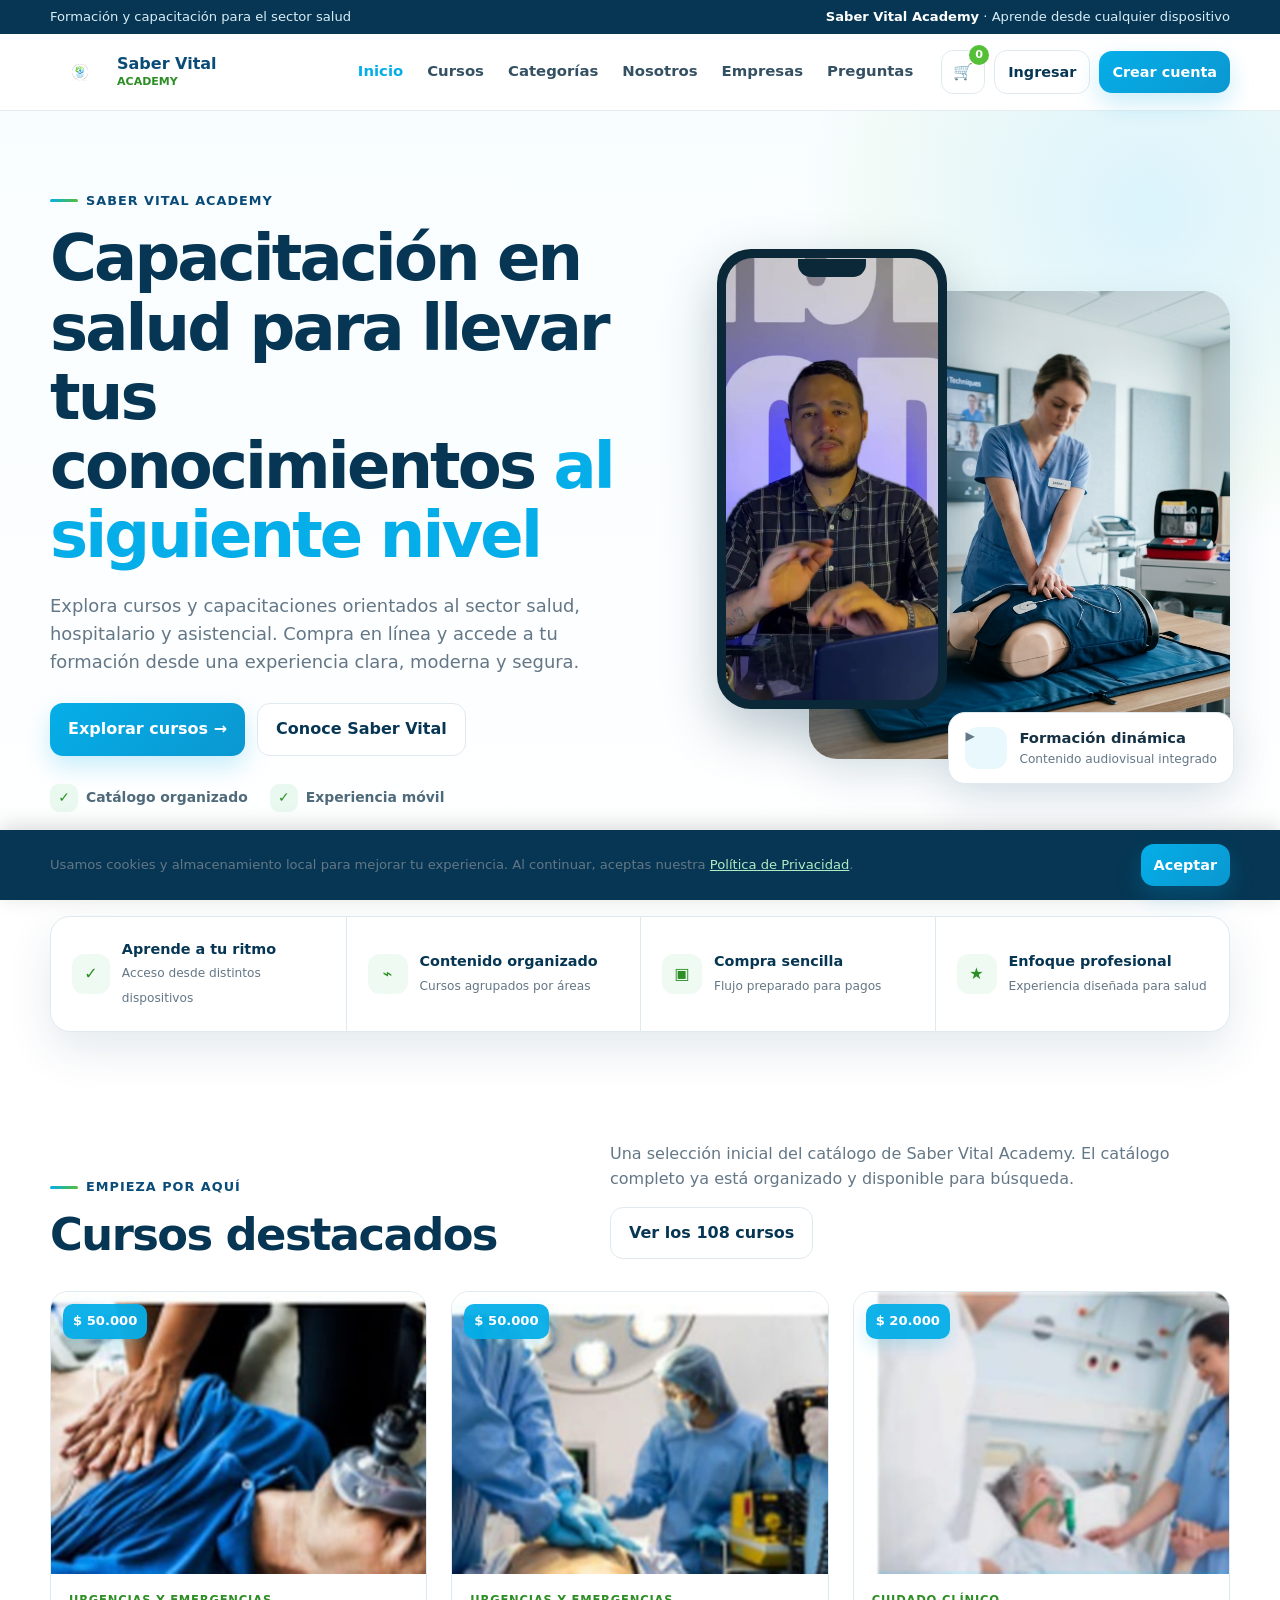
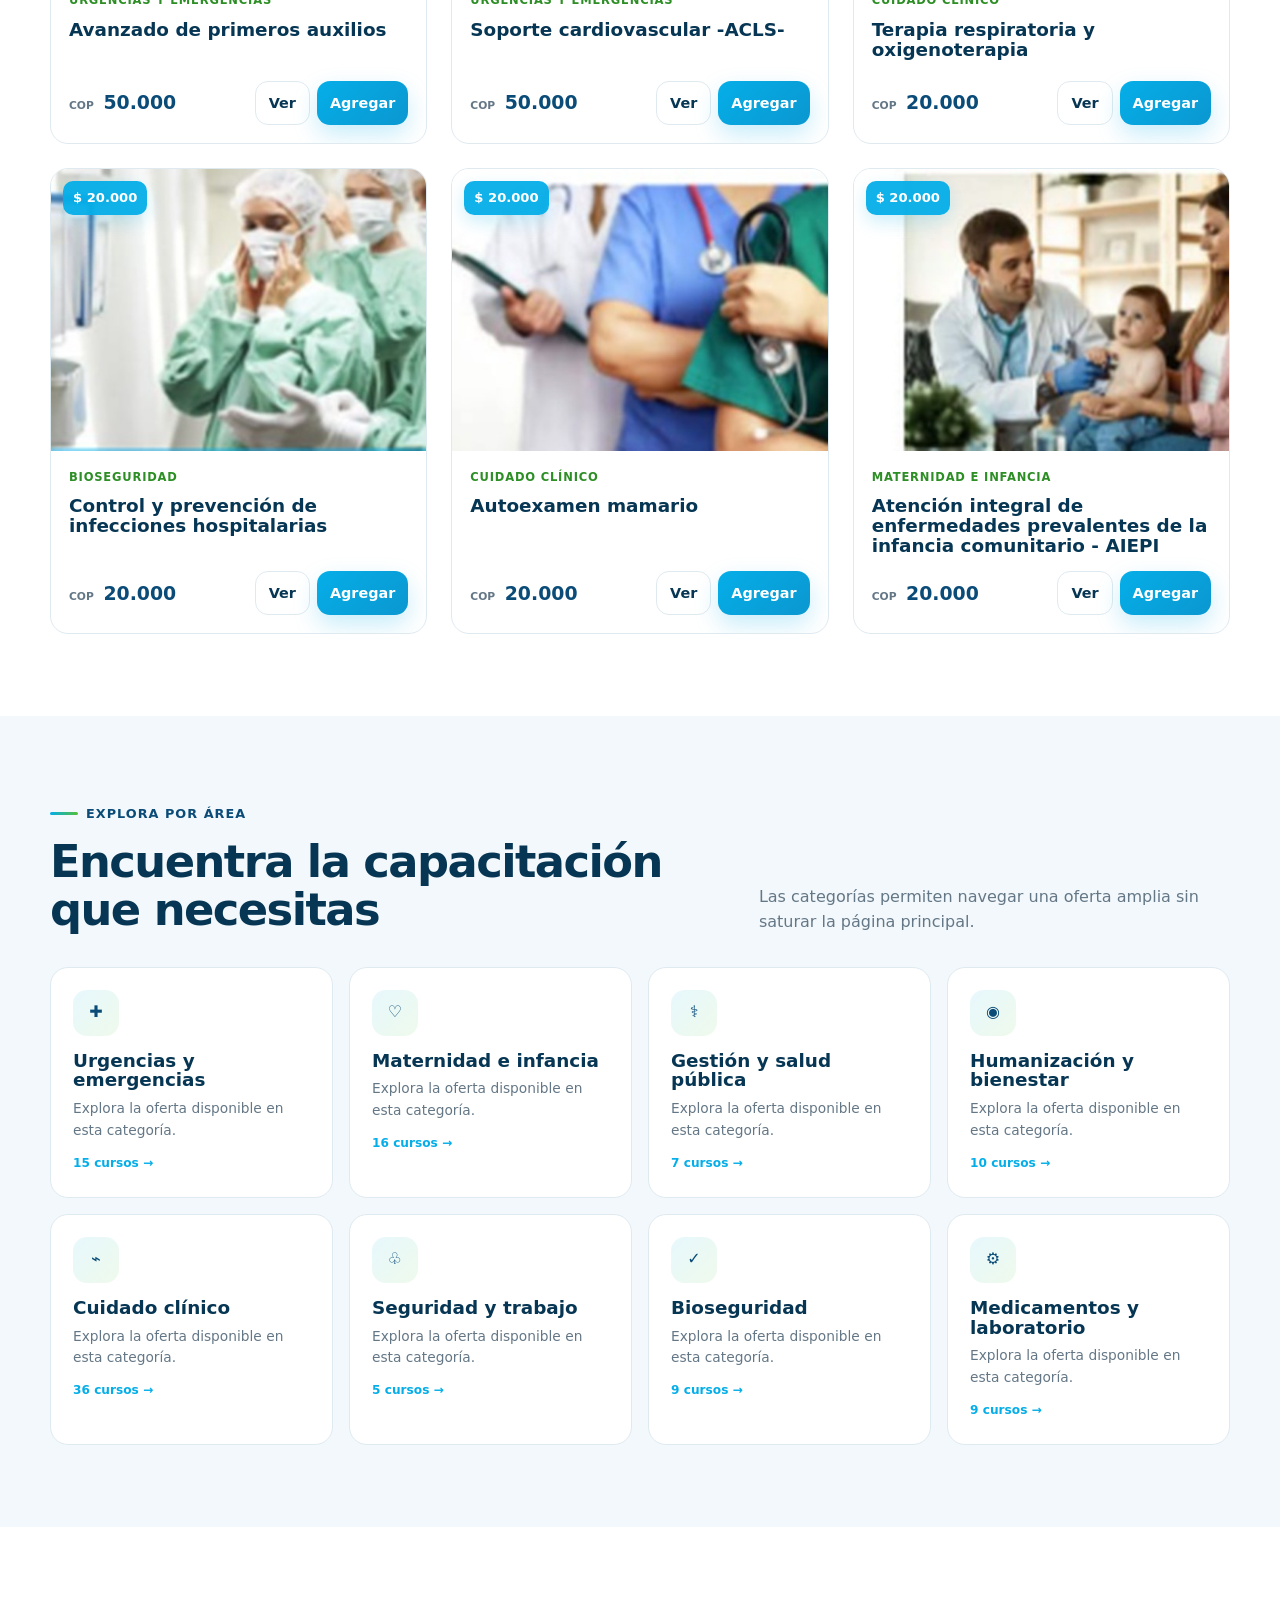
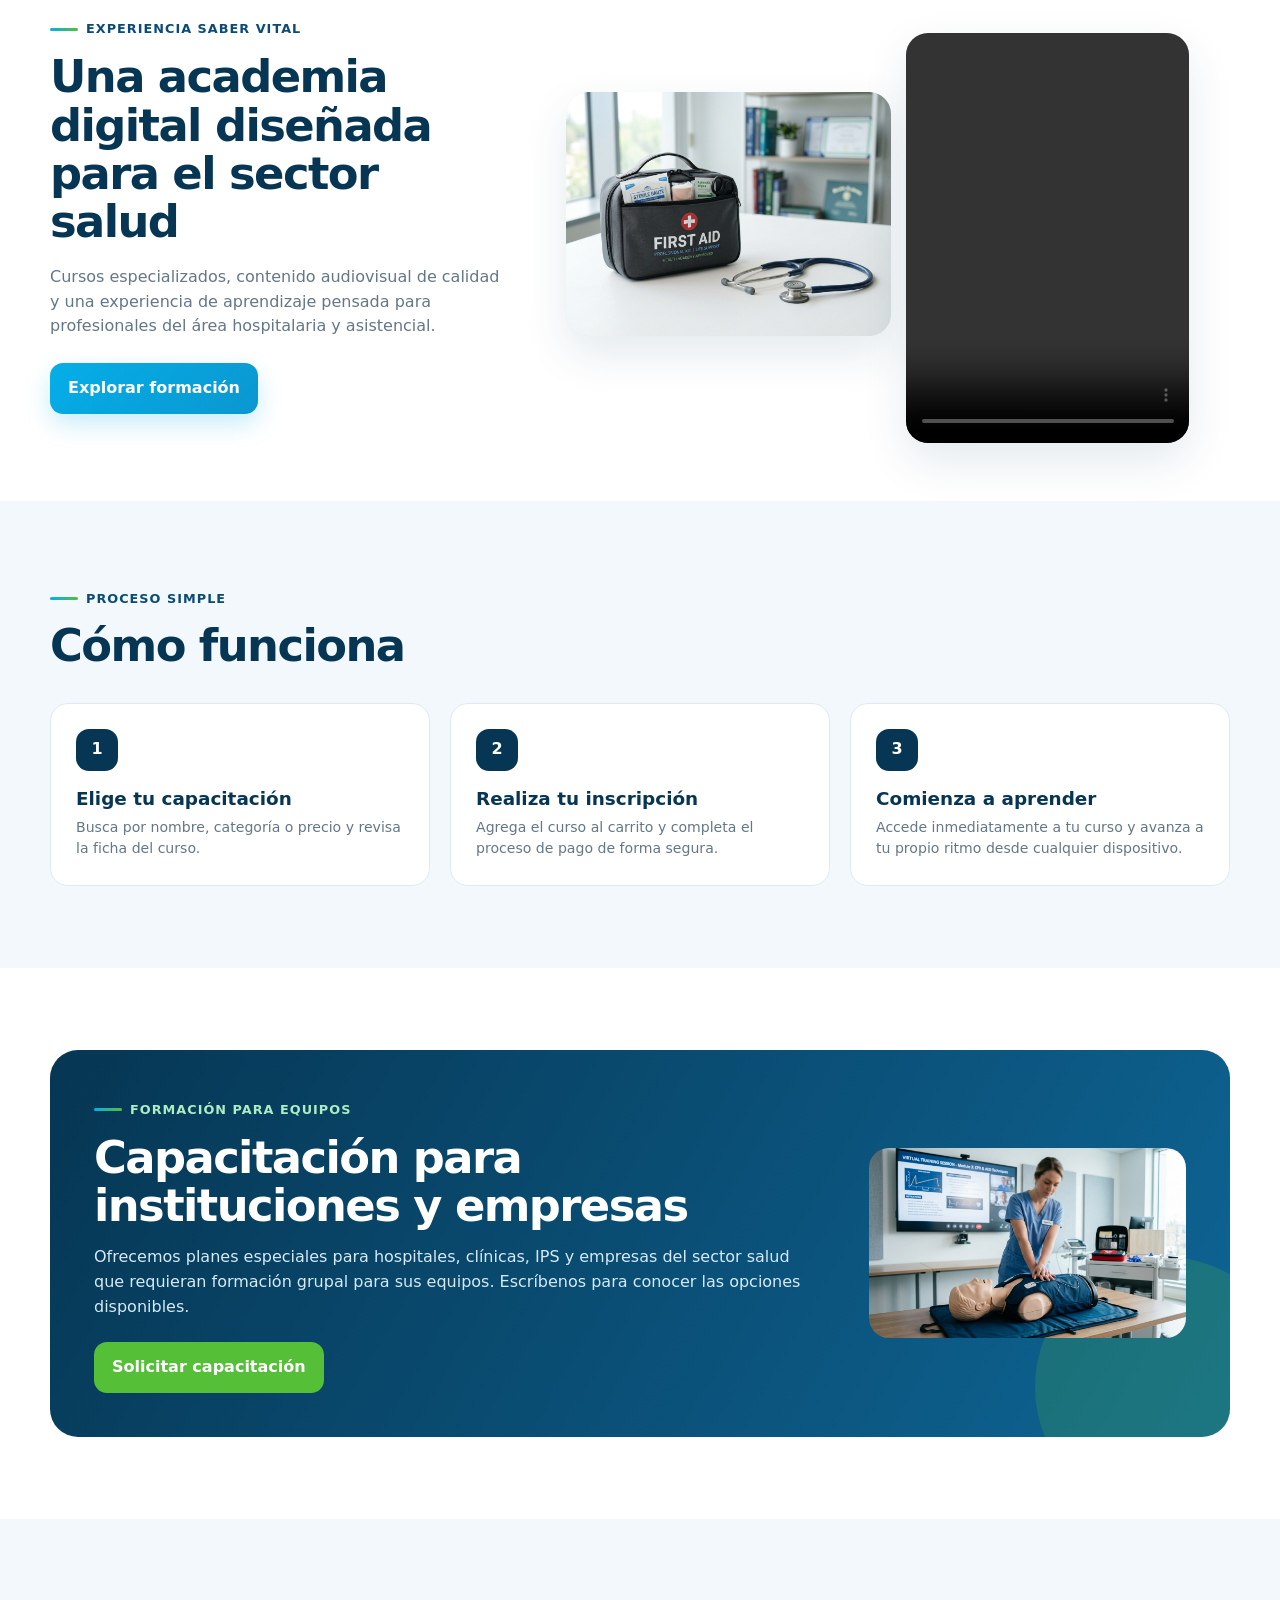
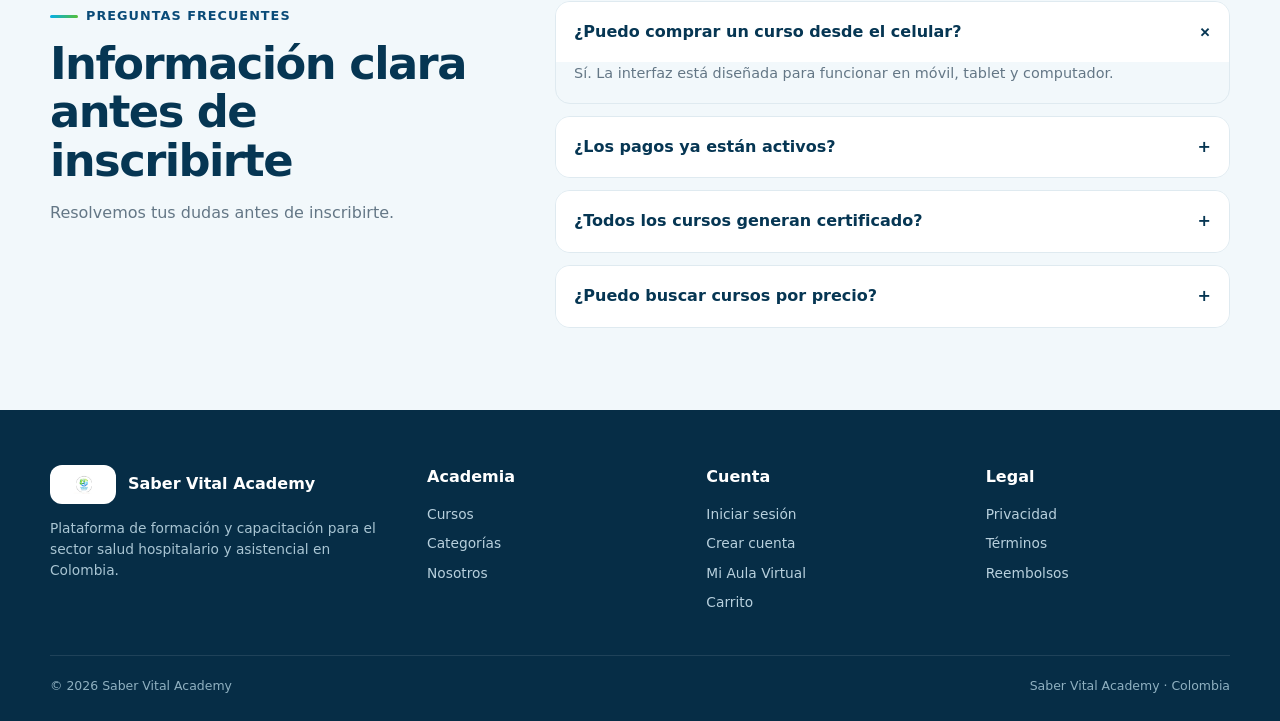
<file: index.html>
<!doctype html><html lang="es"><head><meta charset="utf-8"><meta name="viewport" content="width=device-width,initial-scale=1"><meta name="description" content="Saber Vital Academy — cursos y capacitaciones para el sector salud."><title>Saber Vital Academy | Capacitación en salud</title><link rel="stylesheet" href="css/styles.css"><script defer src="js/courses.js"></script><script defer src="js/app.js"></script><link rel="icon" type="image/png" href="assets/logo.png"><link rel="canonical" href="https://sabervital.academy/"><meta property="og:type" content="website"><meta property="og:site_name" content="Saber Vital Academy"><meta property="og:title" content="Saber Vital Academy | Capacitación en salud"><meta property="og:description" content="Cursos y capacitaciones para el sector salud hospitalario y asistencial. Aprende desde cualquier dispositivo."><meta property="og:image" content="https://sabervital.academy/assets/course1.jpg"><meta property="og:url" content="https://sabervital.academy/"><meta name="twitter:card" content="summary_large_image"></head><body>
<div class="topbar"><div class="container"><span>Formación y capacitación para el sector salud</span><span><strong>Saber Vital Academy</strong> · Aprende desde cualquier dispositivo</span></div></div>
<header class="header"><div class="container nav"><a class="brand" href="index.html"><img src="assets/logo.png" alt="Saber Vital Academy"><span class="brand-copy"><strong>Saber Vital</strong><span>ACADEMY</span></span></a><nav class="navlinks"><a class="active" href="index.html">Inicio</a><a href="cursos.html">Cursos</a><a href="#categorias">Categorías</a><a href="#nosotros">Nosotros</a><a href="#empresas">Empresas</a><a href="#faq">Preguntas</a></nav><button class="mobile-menu" aria-label="Menú">☰</button><div class="nav-actions"><a class="cart-btn" href="carrito.html" aria-label="Carrito">🛒<span class="cart-count">0</span></a><a class="btn btn-secondary btn-sm" href="login.html">Ingresar</a><a class="btn btn-primary btn-sm" href="registro.html">Crear cuenta</a></div></div></header>
<main>
<section class="hero"><div class="container hero-grid"><div class="hero-copy"><span class="eyebrow">Saber Vital Academy</span><h1>Capacitación en salud para llevar tus conocimientos <span>al siguiente nivel</span></h1><p class="lead">Explora cursos y capacitaciones orientados al sector salud, hospitalario y asistencial. Compra en línea y accede a tu formación desde una experiencia clara, moderna y segura.</p><div class="hero-actions"><a class="btn btn-primary" href="cursos.html">Explorar cursos →</a><a class="btn btn-secondary" href="#nosotros">Conoce Saber Vital</a></div><div class="trust-row"><div class="trust-item"><span class="trust-dot">✓</span>Catálogo organizado</div><div class="trust-item"><span class="trust-dot">✓</span>Experiencia móvil</div><div class="trust-item"><span class="trust-dot">✓</span>Acceso online preparado</div></div></div><div class="hero-media"><div class="hero-photo"><img src="assets/course1.jpg" alt="Capacitación práctica en salud"></div><div class="phone"><video src="assets/video-inicio.mp4" poster="assets/video-poster.jpg" muted autoplay loop playsinline controlsList="nodownload nofullscreen noremoteplayback" disablePictureInPicture oncontextmenu="return false;"></video></div><div class="floating-card"><span class="floating-icon">▶</span><div><strong>Formación dinámica</strong><span>Contenido audiovisual integrado</span></div></div></div></div></section>
<div class="benefits"><div class="container benefit-grid"><div class="benefit"><i>✓</i><div><strong>Aprende a tu ritmo</strong><span>Acceso desde distintos dispositivos</span></div></div><div class="benefit"><i>⌁</i><div><strong>Contenido organizado</strong><span>Cursos agrupados por áreas</span></div></div><div class="benefit"><i>▣</i><div><strong>Compra sencilla</strong><span>Flujo preparado para pagos</span></div></div><div class="benefit"><i>★</i><div><strong>Enfoque profesional</strong><span>Experiencia diseñada para salud</span></div></div></div></div>
<section class="section"><div class="container"><div class="section-head"><div><span class="eyebrow">Empieza por aquí</span><h2>Cursos destacados</h2></div><div><p>Una selección inicial del catálogo de Saber Vital Academy. El catálogo completo ya está organizado y disponible para búsqueda.</p><a class="btn btn-secondary" style="margin-top:15px" href="cursos.html">Ver los 108 cursos</a></div></div><div class="course-grid" id="featuredCourses"></div></div></section>
<section class="section soft" id="categorias"><div class="container"><div class="section-head"><div><span class="eyebrow">Explora por área</span><h2>Encuentra la capacitación que necesitas</h2></div><p>Las categorías permiten navegar una oferta amplia sin saturar la página principal.</p></div><div class="category-grid" id="categoryGrid"></div></div></section>
<section class="section video-section" id="nosotros"><div class="container video-grid"><div class="video-copy"><span class="eyebrow">Experiencia Saber Vital</span><h2>Una academia digital diseñada para el sector salud</h2><p>Cursos especializados, contenido audiovisual de calidad y una experiencia de aprendizaje pensada para profesionales del área hospitalaria y asistencial.</p><a class="btn btn-primary" href="cursos.html">Explorar formación</a></div><div class="video-collage"><div class="video-tile landscape"><img src="assets/course2.jpg" alt="Botiquín y elementos de primeros auxilios"></div><div class="video-tile portrait"><video src="assets/video-3.mp4" muted loop playsinline controls preload="metadata" controlsList="nodownload nofullscreen noremoteplayback" disablePictureInPicture oncontextmenu="return false;"></video></div></div></div></section>
<section class="section soft"><div class="container"><span class="eyebrow">Proceso simple</span><h2>Cómo funciona</h2><div class="steps"><div class="step"><div class="step-num">1</div><h3>Elige tu capacitación</h3><p>Busca por nombre, categoría o precio y revisa la ficha del curso.</p></div><div class="step"><div class="step-num">2</div><h3>Realiza tu inscripción</h3><p>Agrega el curso al carrito y completa el proceso de pago de forma segura.</p></div><div class="step"><div class="step-num">3</div><h3>Comienza a aprender</h3><p>Accede inmediatamente a tu curso y avanza a tu propio ritmo desde cualquier dispositivo.</p></div></div></div></section>
<section class="section" id="empresas"><div class="container"><div class="enterprise"><div><span class="eyebrow" style="color:#aeecc3">Formación para equipos</span><h2>Capacitación para instituciones y empresas</h2><p>Ofrecemos planes especiales para hospitales, clínicas, IPS y empresas del sector salud que requieran formación grupal para sus equipos. Escríbenos para conocer las opciones disponibles.</p><a class="btn btn-green" href="mailto:contacto@sabervital.academy">Solicitar capacitación</a></div><div class="enterprise-art"><img src="assets/course1.jpg" alt="Capacitación clínica"></div></div></div></section>
<section class="section soft" id="faq"><div class="container faq"><div><span class="eyebrow">Preguntas frecuentes</span><h2>Información clara antes de inscribirte</h2><p style="margin-top:16px">Resolvemos tus dudas antes de inscribirte.</p></div><div class="faq-list"><div class="faq-item open"><button class="faq-q">¿Puedo comprar un curso desde el celular?<span>+</span></button><div class="faq-a">Sí. La interfaz está diseñada para funcionar en móvil, tablet y computador.</div></div><div class="faq-item"><button class="faq-q">¿Los pagos ya están activos?<span>+</span></button><div class="faq-a">Sí. Puedes realizar tu inscripción y pago directamente con medios de pago en Colombia como PSE, Nequi y tarjetas de crédito con acceso inmediato.</div></div><div class="faq-item"><button class="faq-q">¿Todos los cursos generan certificado?<span>+</span></button><div class="faq-a">Sí. Al completar las lecciones de tu capacitación en el Aula Virtual, se habilita la descarga de tu certificado digital oficial con código único de verificación.</div></div><div class="faq-item"><button class="faq-q">¿Puedo buscar cursos por precio?<span>+</span></button><div class="faq-a">Sí. El catálogo incluye búsqueda, categoría y filtros para $20.000, $30.000, $40.000 y $50.000.</div></div></div></div></section>
</main>
<footer class="footer"><div class="container"><div class="footer-grid"><div><div class="footer-brand"><img src="assets/logo.png" alt="Saber Vital Academy"><strong>Saber Vital Academy</strong></div><p>Plataforma de formación y capacitación para el sector salud hospitalario y asistencial en Colombia.</p></div><div><h4>Academia</h4><a href="cursos.html">Cursos</a><a href="#categorias">Categorías</a><a href="#nosotros">Nosotros</a></div><div><h4>Cuenta</h4><a href="login.html">Iniciar sesión</a><a href="registro.html">Crear cuenta</a><a href="aula.html">Mi Aula Virtual</a><a href="carrito.html">Carrito</a></div><div><h4>Legal</h4><a href="privacidad.html">Privacidad</a><a href="terminos.html">Términos</a><a href="reembolsos.html">Reembolsos</a></div></div><div class="footer-bottom"><span>© <span id="year">2026</span> Saber Vital Academy</span><span>Saber Vital Academy · Colombia</span></div></div></footer>
<div id="cookieBanner" class="cookie-banner"><div class="container cookie-inner"><p>Usamos cookies y almacenamiento local para mejorar tu experiencia. Al continuar, aceptas nuestra <a href="privacidad.html">Política de Privacidad</a>.</p><button class="btn btn-primary btn-sm" onclick="acceptCookies()">Aceptar</button></div></div></body></html>
</file>
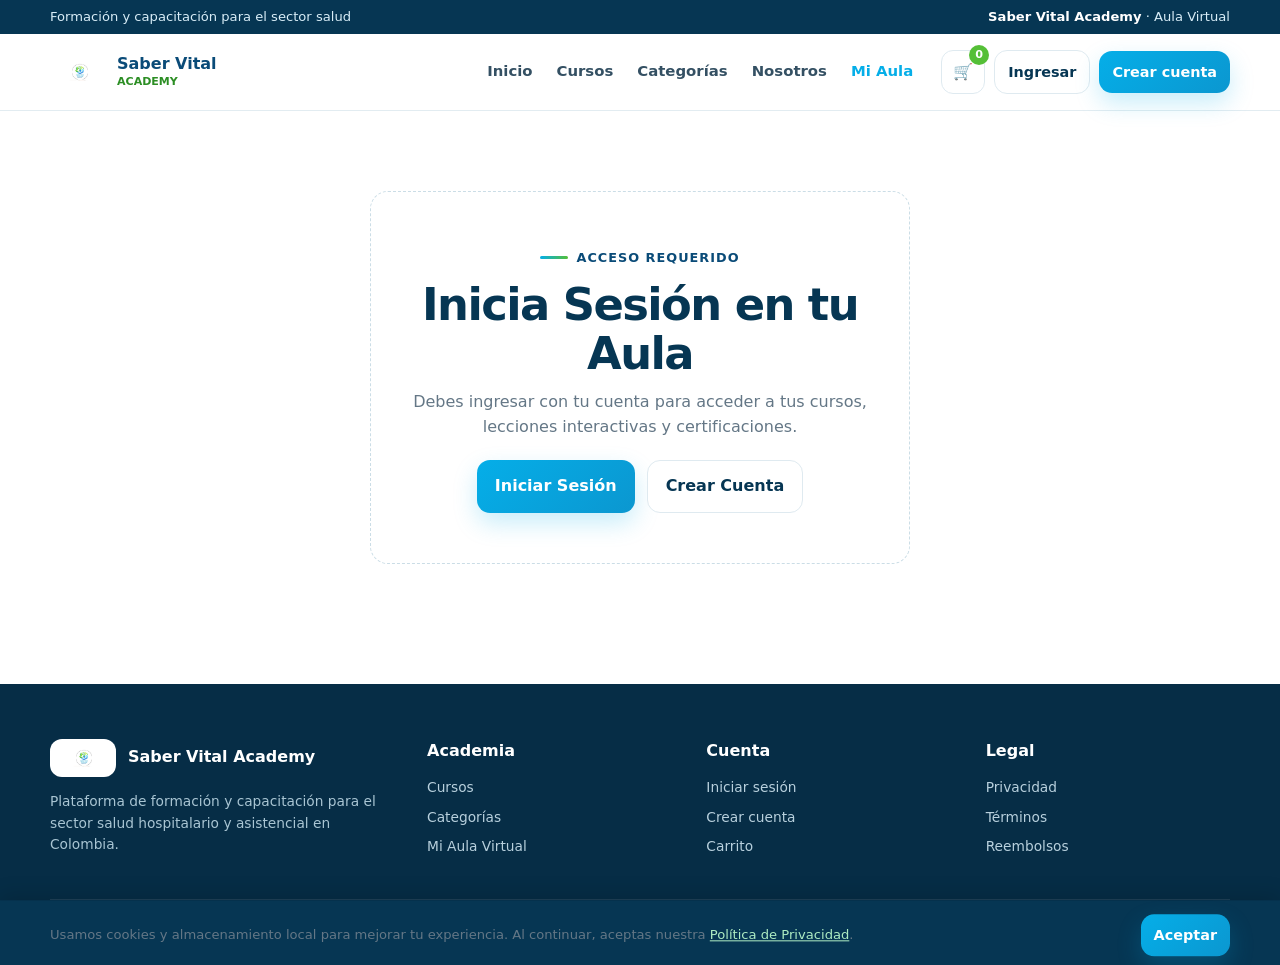
<file: aula.html>
<!doctype html>
<html lang="es">
<head>
  <meta charset="utf-8">
  <meta name="viewport" content="width=device-width,initial-scale=1">
  <meta http-equiv="X-Content-Type-Options" content="nosniff">
  <meta name="referrer" content="strict-origin-when-cross-origin">
  <title>Mi Aula Virtual | Saber Vital Academy</title>
  <meta name="description" content="Panel de estudiante y aula virtual de Saber Vital Academy. Accede a tus cursos del sector salud, módulos y certificaciones.">
  <link rel="stylesheet" href="css/styles.css">
  <link rel="icon" type="image/png" href="assets/logo.png">
  <link rel="canonical" href="https://sabervital.academy/aula.html">
  <meta property="og:type" content="website">
  <meta property="og:site_name" content="Saber Vital Academy">
  <meta property="og:title" content="Mi Aula Virtual | Saber Vital Academy">
  <meta property="og:description" content="Accede a tus cursos y capacitaciones del sector salud con certificación oficial.">
  <meta property="og:image" content="https://sabervital.academy/assets/course1.jpg">
  <meta property="og:url" content="https://sabervital.academy/aula.html">
  <meta name="twitter:card" content="summary_large_image">
  <script defer src="js/courses.js"></script>
  <script defer src="js/app.js"></script>
</head>
<body>
  <div class="topbar"><div class="container"><span>Formación y capacitación para el sector salud</span><span><strong>Saber Vital Academy</strong> · Aula Virtual</span></div></div>
  <header class="header">
    <div class="container nav">
      <a class="brand" href="index.html">
        <img src="assets/logo.png" alt="Saber Vital Academy">
        <span class="brand-copy"><strong>Saber Vital</strong><span>ACADEMY</span></span>
      </a>
      <nav class="navlinks">
        <a href="index.html">Inicio</a>
        <a href="cursos.html">Cursos</a>
        <a href="index.html#categorias">Categorías</a>
        <a href="index.html#nosotros">Nosotros</a>
        <a class="active" href="aula.html">Mi Aula</a>
      </nav>
      <button class="mobile-menu" aria-label="Menú">☰</button>
      <div class="nav-actions">
        <a class="cart-btn" href="carrito.html" aria-label="Carrito">🛒<span class="cart-count">0</span></a>
        <a class="btn btn-secondary btn-sm" href="login.html">Ingresar</a>
        <a class="btn btn-primary btn-sm" href="registro.html">Crear cuenta</a>
      </div>
    </div>
  </header>

  <main class="section" style="padding:40px 0 80px">
    <div class="container" id="aulaApp">
      <!-- Dynamic Classroom Rendered via JS -->
    </div>
  </main>

  <footer class="footer">
    <div class="container">
      <div class="footer-grid">
        <div>
          <div class="footer-brand"><img src="assets/logo.png" alt="Saber Vital Academy"><strong>Saber Vital Academy</strong></div>
          <p>Plataforma de formación y capacitación para el sector salud hospitalario y asistencial en Colombia.</p>
        </div>
        <div>
          <h4>Academia</h4>
          <a href="cursos.html">Cursos</a>
          <a href="index.html#categorias">Categorías</a>
          <a href="aula.html">Mi Aula Virtual</a>
        </div>
        <div>
          <h4>Cuenta</h4>
          <a href="login.html">Iniciar sesión</a>
          <a href="registro.html">Crear cuenta</a>
          <a href="carrito.html">Carrito</a>
        </div>
        <div>
          <h4>Legal</h4>
          <a href="privacidad.html">Privacidad</a>
          <a href="terminos.html">Términos</a>
          <a href="reembolsos.html">Reembolsos</a>
        </div>
      </div>
      <div class="footer-bottom">
        <span>© <span id="year">2026</span> Saber Vital Academy</span>
        <span>Saber Vital Academy · Colombia</span>
      </div>
    </div>
  </footer>

  <div id="cookieBanner" class="cookie-banner">
    <div class="container cookie-inner">
      <p>Usamos cookies y almacenamiento local para mejorar tu experiencia. Al continuar, aceptas nuestra <a href="privacidad.html">Política de Privacidad</a>.</p>
      <button class="btn btn-primary btn-sm" onclick="acceptCookies()">Aceptar</button>
    </div>
  </div>
</body>
</html>
</file>
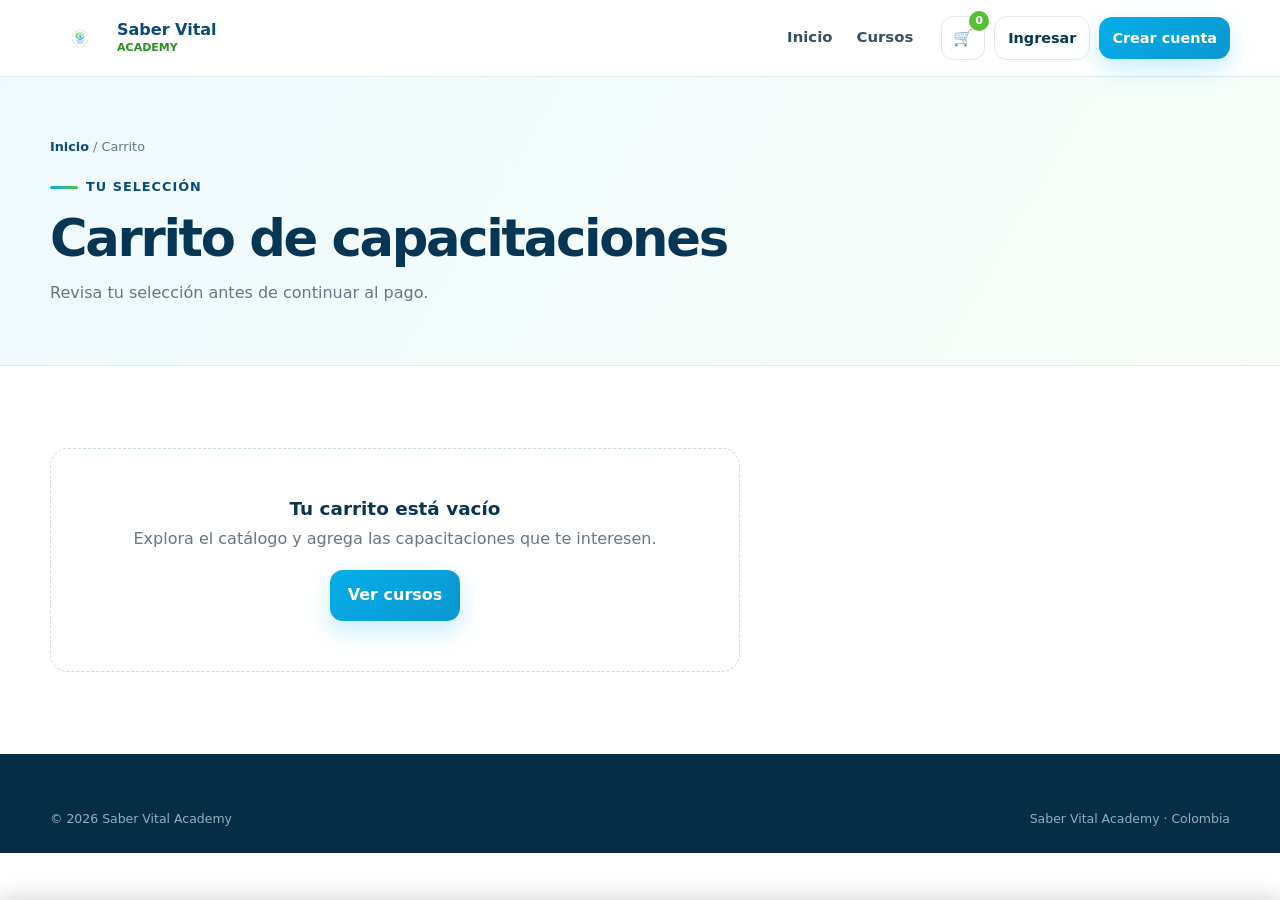
<file: carrito.html>
<!doctype html><html lang="es"><head><meta charset="utf-8"><meta name="viewport" content="width=device-width,initial-scale=1"><title>Carrito | Saber Vital Academy</title><link rel="stylesheet" href="css/styles.css"><script defer src="js/courses.js"></script><script defer src="js/app.js"></script><meta name="description" content="Revisa tu selección de cursos y capacitaciones en Saber Vital Academy."><link rel="icon" type="image/png" href="assets/logo.png"><link rel="canonical" href="https://sabervital.academy/carrito.html"><meta property="og:type" content="website"><meta property="og:site_name" content="Saber Vital Academy"><meta property="og:title" content="Carrito | Saber Vital Academy"><meta property="og:description" content="Revisa y completa tu inscripción a cursos de Saber Vital Academy."><meta property="og:image" content="https://sabervital.academy/assets/course1.jpg"><meta property="og:url" content="https://sabervital.academy/carrito.html"><meta name="twitter:card" content="summary_large_image"></head><body>
<header class="header"><div class="container nav"><a class="brand" href="index.html"><img src="assets/logo.png" alt="Saber Vital Academy"><span class="brand-copy"><strong>Saber Vital</strong><span>ACADEMY</span></span></a><nav class="navlinks"><a href="index.html">Inicio</a><a href="cursos.html">Cursos</a></nav><button class="mobile-menu" aria-label="Menú">☰</button><div class="nav-actions"><a class="cart-btn" href="carrito.html">🛒<span class="cart-count">0</span></a><a class="btn btn-secondary btn-sm" href="login.html">Ingresar</a></div></div></header>
<section class="page-hero"><div class="container"><div class="breadcrumbs"><a href="index.html">Inicio</a> / Carrito</div><span class="eyebrow">Tu selección</span><h1 style="font-size:clamp(2.3rem,4vw,3.7rem)">Carrito de capacitaciones</h1><p>Revisa tu selección antes de continuar al pago.</p></div></section><main class="section"><div class="container cart-layout"><div class="cart-list" id="cartList"></div><aside id="cartSummary"></aside></div></main>
<footer class="footer"><div class="container"><div class="footer-bottom" style="border:0;margin:0;padding:0"><span>© 2026 Saber Vital Academy</span><span>Saber Vital Academy · Colombia</span></div></div></footer><div id="cookieBanner" class="cookie-banner"><div class="container cookie-inner"><p>Usamos cookies y almacenamiento local para mejorar tu experiencia. Al continuar, aceptas nuestra <a href="privacidad.html">Política de Privacidad</a>.</p><button class="btn btn-primary btn-sm" onclick="acceptCookies()">Aceptar</button></div></div></body></html>
</file>
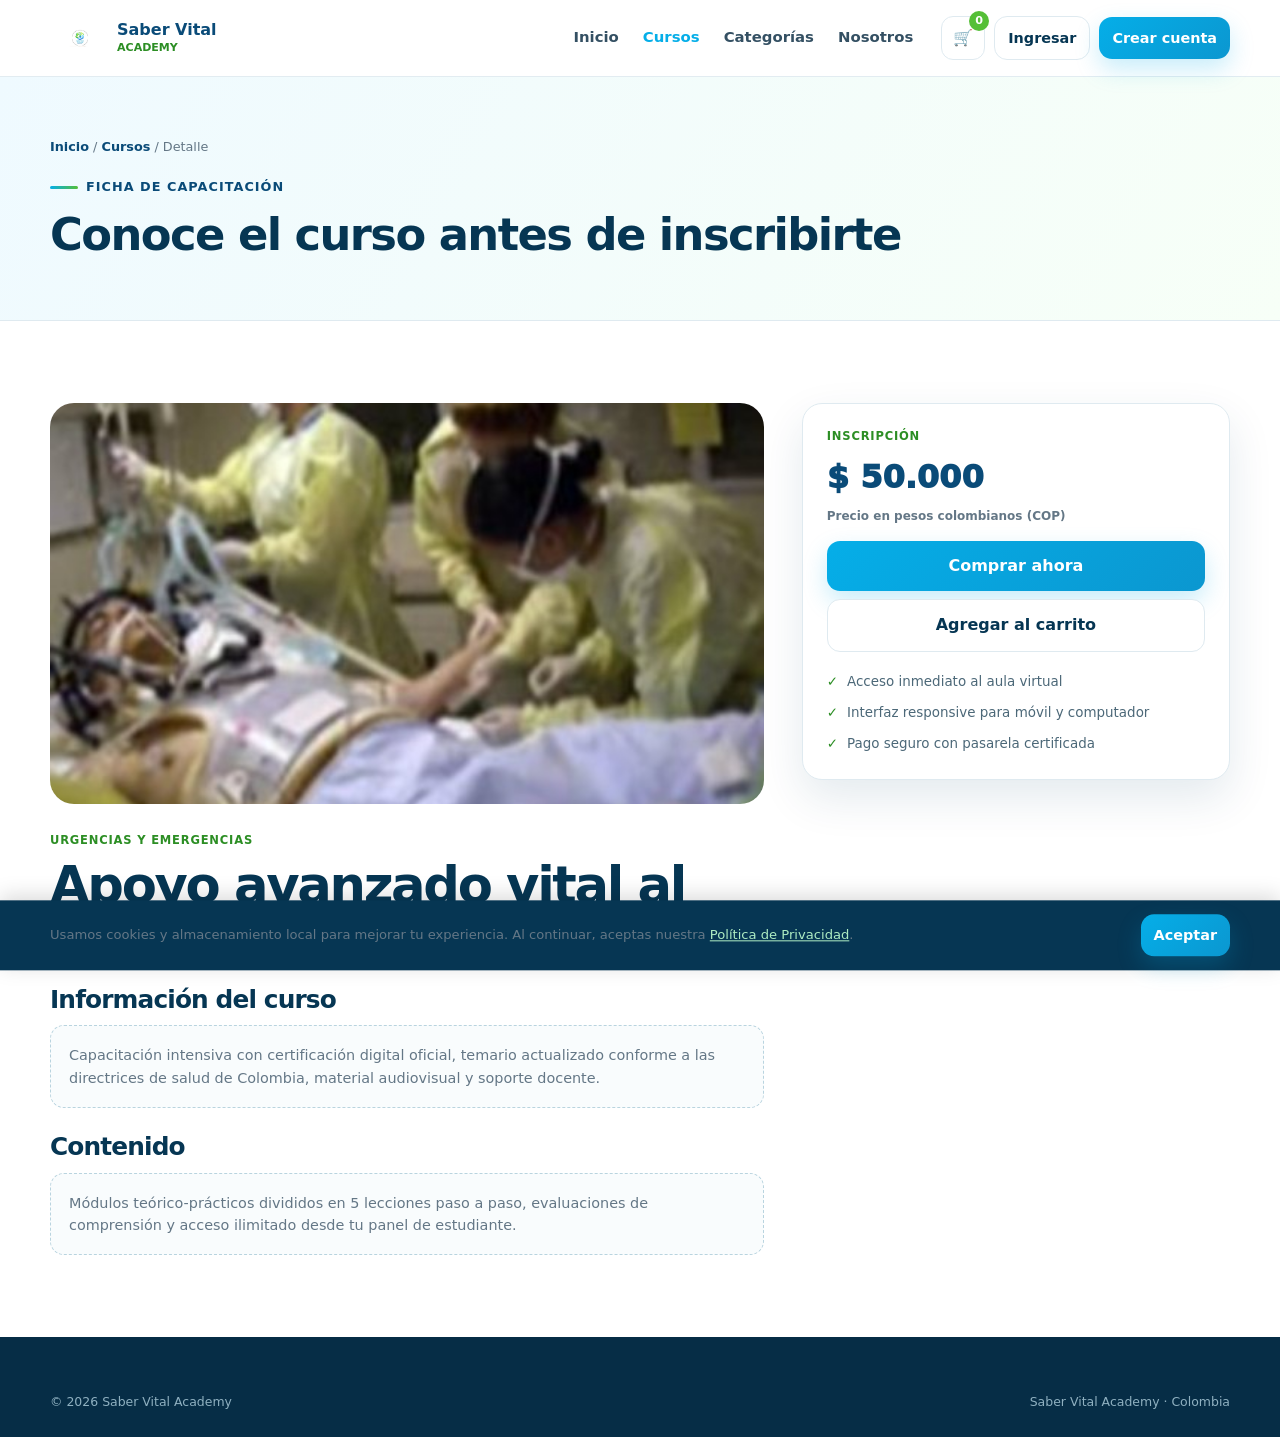
<file: curso.html>
<!doctype html><html lang="es"><head><meta charset="utf-8"><meta name="viewport" content="width=device-width,initial-scale=1"><title>Curso | Saber Vital Academy</title><link rel="stylesheet" href="css/styles.css"><script defer src="js/courses.js"></script><script defer src="js/app.js"></script><meta name="description" content="Conoce los detalles de esta capacitación para el sector salud en Saber Vital Academy."><link rel="icon" type="image/png" href="assets/logo.png"><link rel="canonical" href="https://sabervital.academy/curso.html"><meta property="og:type" content="website"><meta property="og:site_name" content="Saber Vital Academy"><meta property="og:title" content="Curso | Saber Vital Academy"><meta property="og:description" content="Capacitación profesional para el sector salud en Saber Vital Academy."><meta property="og:image" content="https://sabervital.academy/assets/course1.jpg"><meta property="og:url" content="https://sabervital.academy/curso.html"><meta name="twitter:card" content="summary_large_image"></head><body>
<header class="header"><div class="container nav"><a class="brand" href="index.html"><img src="assets/logo.png" alt="Saber Vital Academy"><span class="brand-copy"><strong>Saber Vital</strong><span>ACADEMY</span></span></a><nav class="navlinks"><a href="index.html">Inicio</a><a class="active" href="cursos.html">Cursos</a><a href="index.html#categorias">Categorías</a><a href="index.html#nosotros">Nosotros</a></nav><button class="mobile-menu" aria-label="Menú">☰</button><div class="nav-actions"><a class="cart-btn" href="carrito.html">🛒<span class="cart-count">0</span></a><a class="btn btn-secondary btn-sm" href="login.html">Ingresar</a></div></div></header>
<section class="page-hero"><div class="container"><div class="breadcrumbs"><a href="index.html">Inicio</a> / <a href="cursos.html">Cursos</a> / Detalle</div><span class="eyebrow">Ficha de capacitación</span><h2>Conoce el curso antes de inscribirte</h2></div></section><main class="section"><div class="container" id="courseDetail"></div></main>
<footer class="footer"><div class="container"><div class="footer-bottom" style="border:0;margin:0;padding:0"><span>© 2026 Saber Vital Academy</span><span>Saber Vital Academy · Colombia</span></div></div></footer><div id="cookieBanner" class="cookie-banner"><div class="container cookie-inner"><p>Usamos cookies y almacenamiento local para mejorar tu experiencia. Al continuar, aceptas nuestra <a href="privacidad.html">Política de Privacidad</a>.</p><button class="btn btn-primary btn-sm" onclick="acceptCookies()">Aceptar</button></div></div></body></html>
</file>
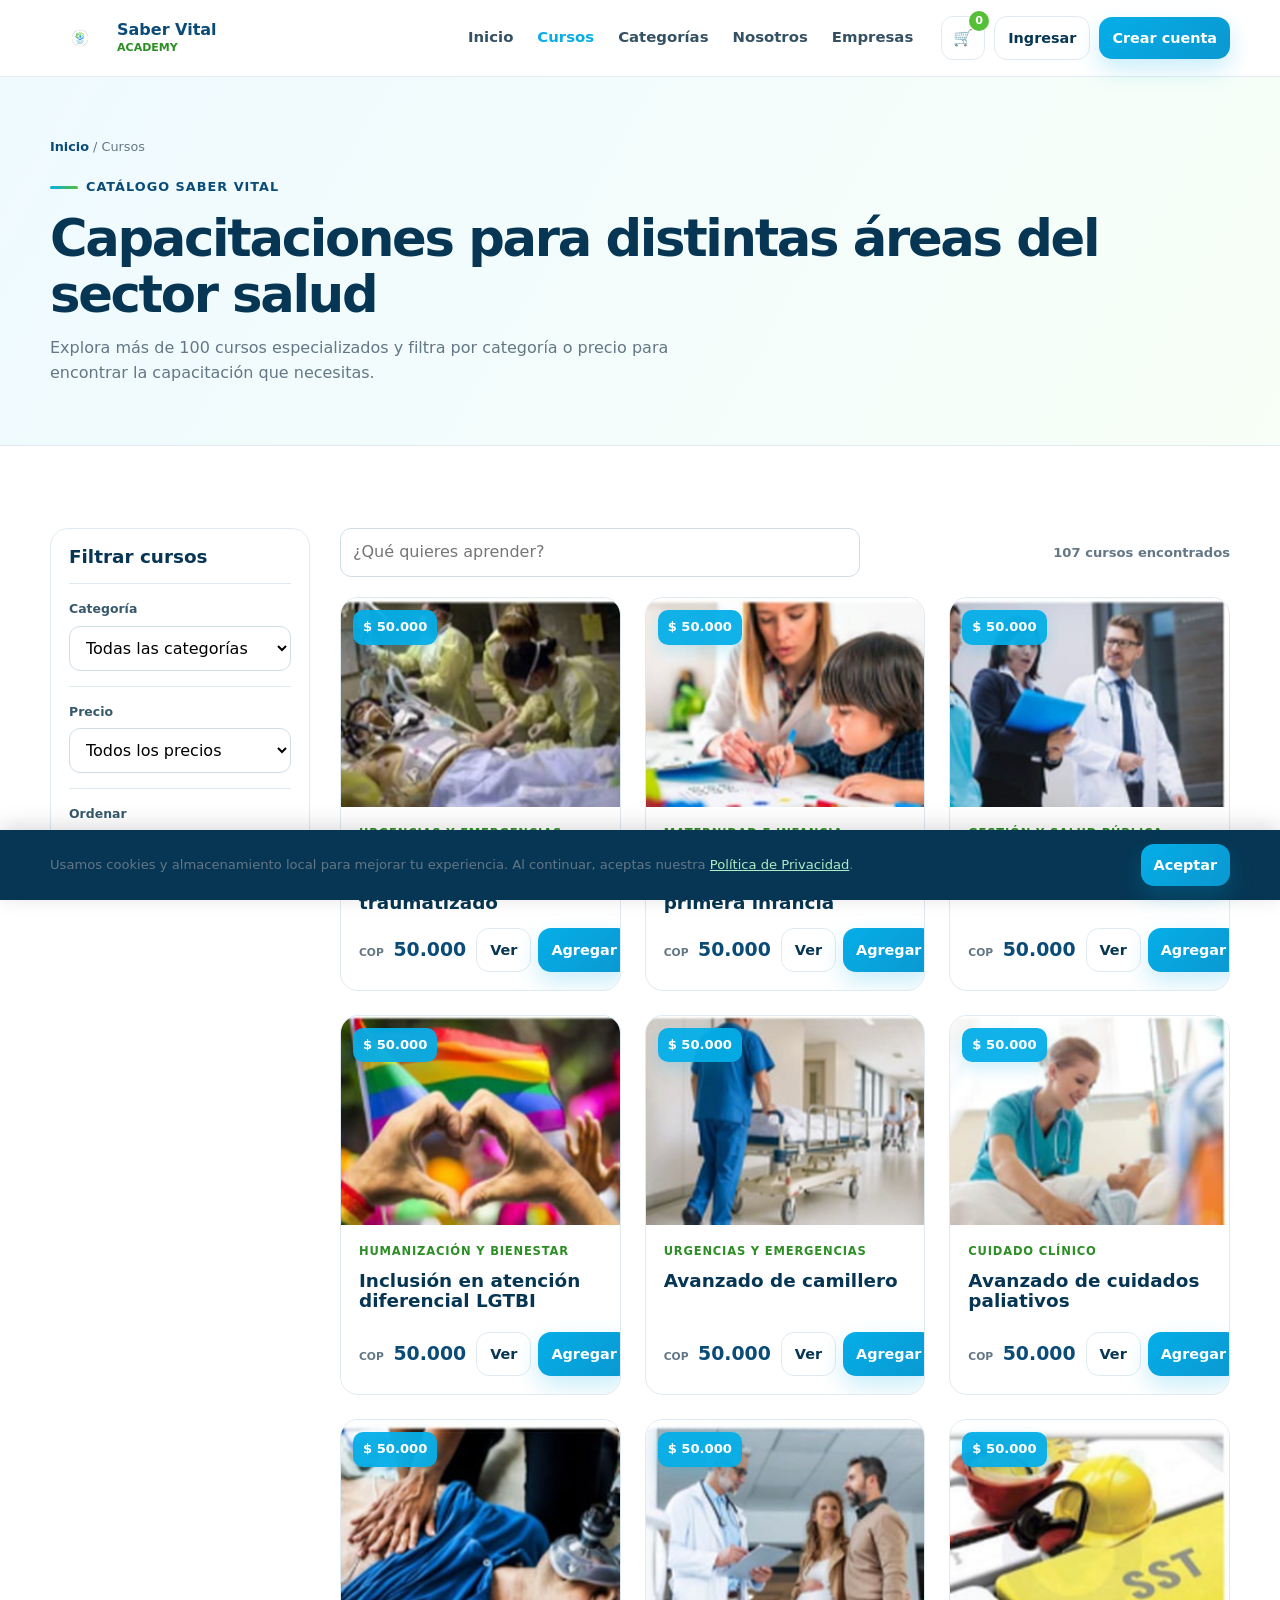
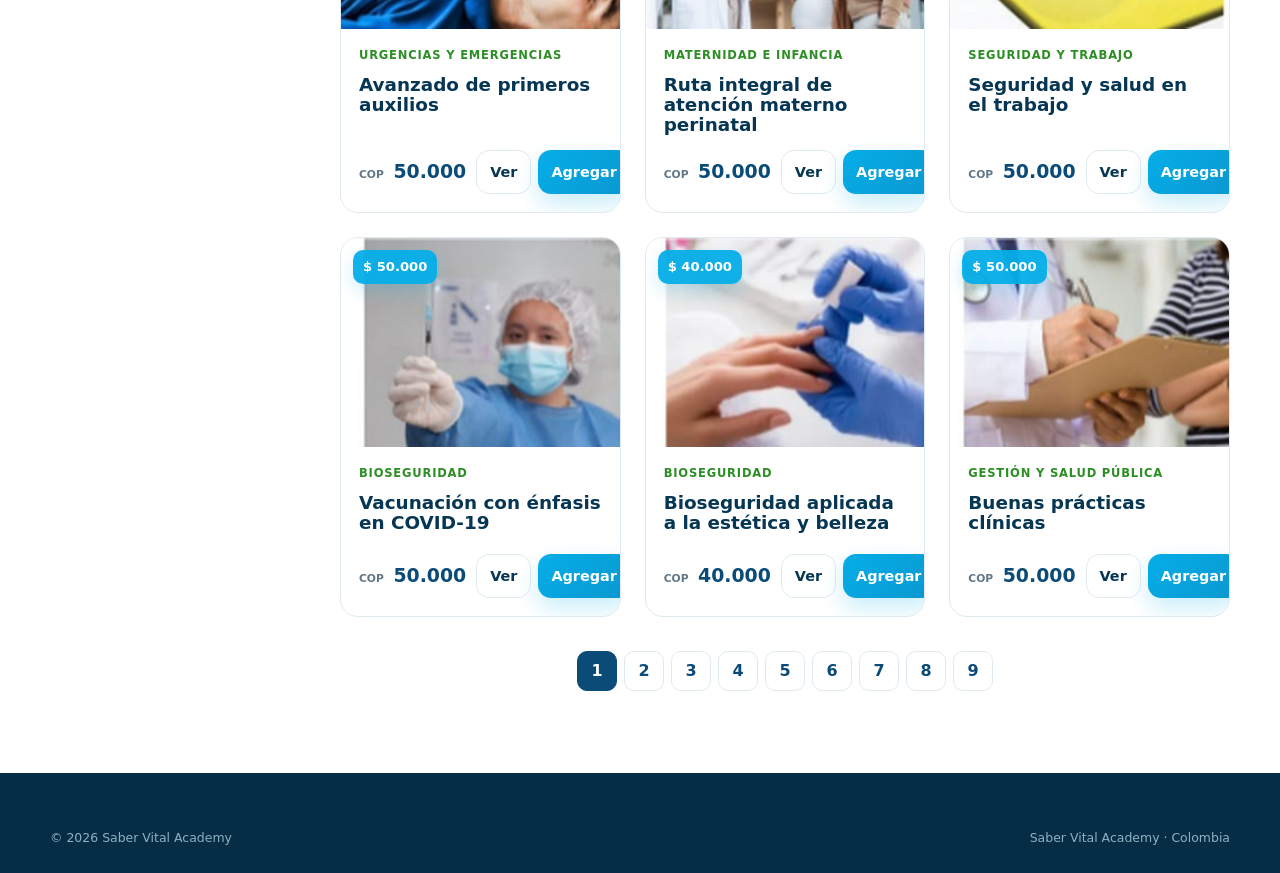
<file: cursos.html>
<!doctype html><html lang="es"><head><meta charset="utf-8"><meta name="viewport" content="width=device-width,initial-scale=1"><title>Catálogo de cursos | Saber Vital Academy</title><link rel="stylesheet" href="css/styles.css"><script defer src="js/courses.js"></script><script defer src="js/app.js"></script><meta name="description" content="Explora el catálogo de 108 cursos y capacitaciones para el sector salud de Saber Vital Academy. Filtra por categoría y precio."><link rel="icon" type="image/png" href="assets/logo.png"><link rel="canonical" href="https://sabervital.academy/cursos.html"><meta property="og:type" content="website"><meta property="og:site_name" content="Saber Vital Academy"><meta property="og:title" content="Catálogo de cursos | Saber Vital Academy"><meta property="og:description" content="108 cursos y capacitaciones para el sector salud. Filtra por categoría y precio."><meta property="og:image" content="https://sabervital.academy/assets/course1.jpg"><meta property="og:url" content="https://sabervital.academy/cursos.html"><meta name="twitter:card" content="summary_large_image"></head><body>
<header class="header"><div class="container nav"><a class="brand" href="index.html"><img src="assets/logo.png" alt="Saber Vital Academy"><span class="brand-copy"><strong>Saber Vital</strong><span>ACADEMY</span></span></a><nav class="navlinks"><a href="index.html">Inicio</a><a class="active" href="cursos.html">Cursos</a><a href="index.html#categorias">Categorías</a><a href="index.html#nosotros">Nosotros</a><a href="index.html#empresas">Empresas</a></nav><button class="mobile-menu" aria-label="Menú">☰</button><div class="nav-actions"><a class="cart-btn" href="carrito.html">🛒<span class="cart-count">0</span></a><a class="btn btn-secondary btn-sm" href="login.html">Ingresar</a><a class="btn btn-primary btn-sm" href="registro.html">Crear cuenta</a></div></div></header>
<section class="page-hero"><div class="container"><div class="breadcrumbs"><a href="index.html">Inicio</a> / Cursos</div><span class="eyebrow">Catálogo Saber Vital</span><h1 style="font-size:clamp(2.3rem,4vw,3.8rem)">Capacitaciones para distintas áreas del sector salud</h1><p>Explora más de 100 cursos especializados y filtra por categoría o precio para encontrar la capacitación que necesitas.</p></div></section>
<main class="section"><div class="container catalog-layout"><aside class="filter-panel"><h3>Filtrar cursos</h3><div class="filter-group"><label for="categoryFilter">Categoría</label><select id="categoryFilter"><option value="">Todas las categorías</option></select></div><div class="filter-group"><label for="priceFilter">Precio</label><select id="priceFilter"><option value="">Todos los precios</option><option value="20000">$20.000</option><option value="30000">$30.000</option><option value="40000">$40.000</option><option value="50000">$50.000</option></select></div><div class="filter-group"><label for="sortFilter">Ordenar</label><select id="sortFilter"><option value="">Orden original</option><option value="low">Menor precio</option><option value="high">Mayor precio</option><option value="az">A–Z</option></select></div></aside><section><div class="catalog-top"><div class="searchbox"><input id="search" type="search" placeholder="¿Qué quieres aprender?"></div><div class="result-count" id="resultCount"></div></div><div class="course-grid" id="catalogGrid"></div><div class="pagination" id="pagination"></div></section></div></main>
<footer class="footer"><div class="container"><div class="footer-bottom" style="border:0;margin:0;padding:0"><span>© 2026 Saber Vital Academy</span><span>Saber Vital Academy · Colombia</span></div></div></footer><div id="cookieBanner" class="cookie-banner"><div class="container cookie-inner"><p>Usamos cookies y almacenamiento local para mejorar tu experiencia. Al continuar, aceptas nuestra <a href="privacidad.html">Política de Privacidad</a>.</p><button class="btn btn-primary btn-sm" onclick="acceptCookies()">Aceptar</button></div></div></body></html>
</file>
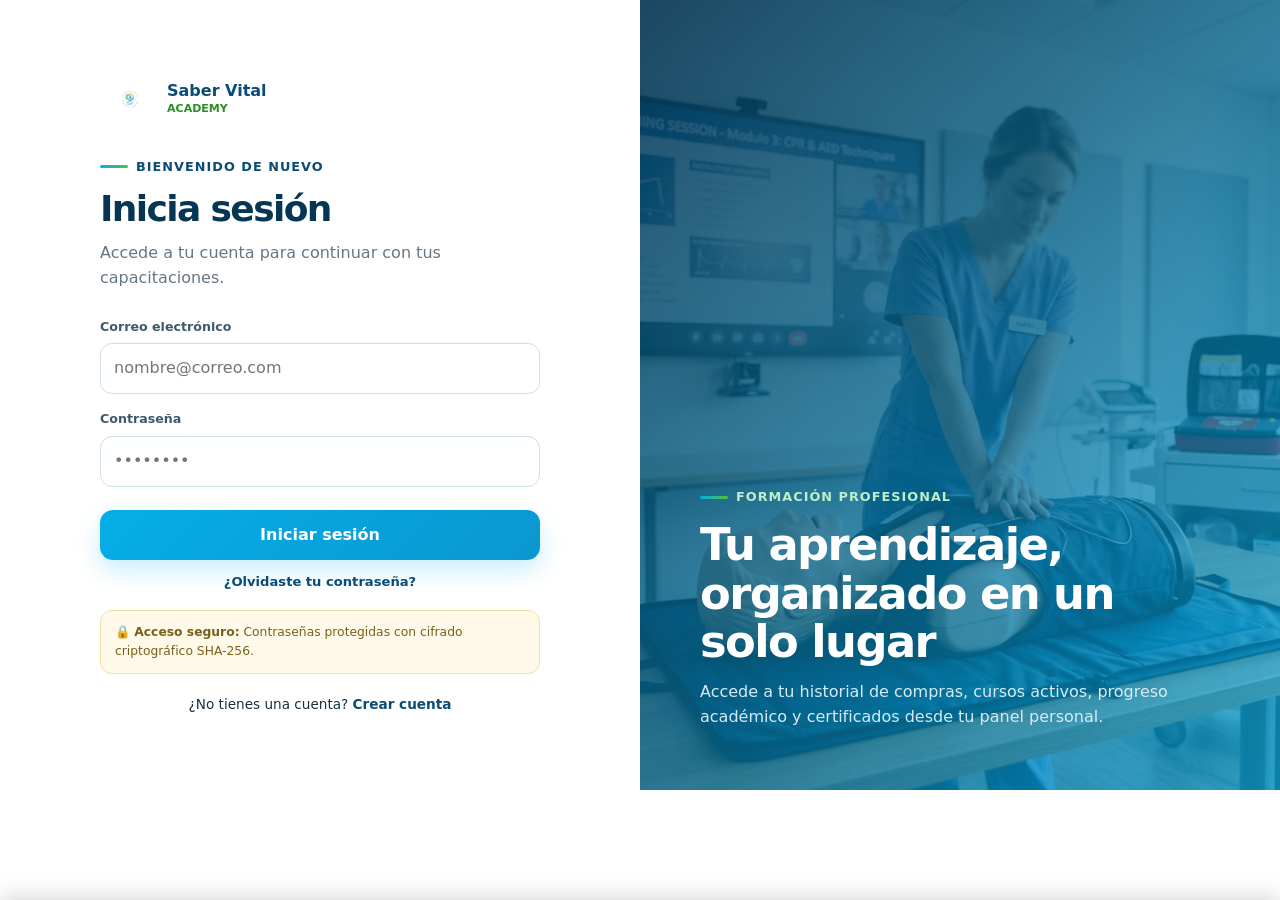
<file: login.html>
<!doctype html><html lang="es"><head><meta charset="utf-8"><meta name="viewport" content="width=device-width,initial-scale=1"><title>Iniciar sesión | Saber Vital Academy</title><link rel="stylesheet" href="css/styles.css"><script defer src="js/courses.js"></script><script defer src="js/app.js"></script><meta name="description" content="Inicia sesión en Saber Vital Academy para acceder a tus cursos y capacitaciones en salud."><link rel="icon" type="image/png" href="assets/logo.png"><link rel="canonical" href="https://sabervital.academy/login.html"><meta property="og:type" content="website"><meta property="og:site_name" content="Saber Vital Academy"><meta property="og:title" content="Iniciar sesión | Saber Vital Academy"><meta property="og:description" content="Accede a tu cuenta para continuar con tus capacitaciones en salud."><meta property="og:image" content="https://sabervital.academy/assets/course1.jpg"><meta property="og:url" content="https://sabervital.academy/login.html"><meta name="twitter:card" content="summary_large_image"></head><body><div class="auth-wrap"><main class="auth-panel"><div class="auth-card"><a class="brand" href="index.html"><img src="assets/logo.png" alt="Saber Vital Academy"><span class="brand-copy"><strong>Saber Vital</strong><span>ACADEMY</span></span></a><span class="eyebrow">Bienvenido de nuevo</span><h1>Inicia sesión</h1><p>Accede a tu cuenta para continuar con tus capacitaciones.</p><form class="auth-form"><div class="field"><label>Correo electrónico</label><input required type="email" name="email" placeholder="nombre@correo.com"></div><div class="field"><label>Contraseña</label><input required type="password" name="password" placeholder="••••••••"></div><button class="btn btn-primary" type="submit">Iniciar sesión</button></form><a href="#" class="forgot-link" onclick="openForgotModal();return false;">¿Olvidaste tu contraseña?</a><div class="auth-note"><strong>🔒 Acceso seguro:</strong> Contraseñas protegidas con cifrado criptográfico SHA-256.</div><div class="auth-switch">¿No tienes una cuenta? <a href="registro.html">Crear cuenta</a></div></div></main><aside class="auth-visual"><div><span class="eyebrow" style="color:#bceeca">Formación profesional</span><h2>Tu aprendizaje, organizado en un solo lugar</h2><p>Accede a tu historial de compras, cursos activos, progreso académico y certificados desde tu panel personal.</p></div></aside></div><div id="cookieBanner" class="cookie-banner"><div class="container cookie-inner"><p>Usamos cookies y almacenamiento local para mejorar tu experiencia. Al continuar, aceptas nuestra <a href="privacidad.html">Política de Privacidad</a>.</p><button class="btn btn-primary btn-sm" onclick="acceptCookies()">Aceptar</button></div></div></body></html>
</file>
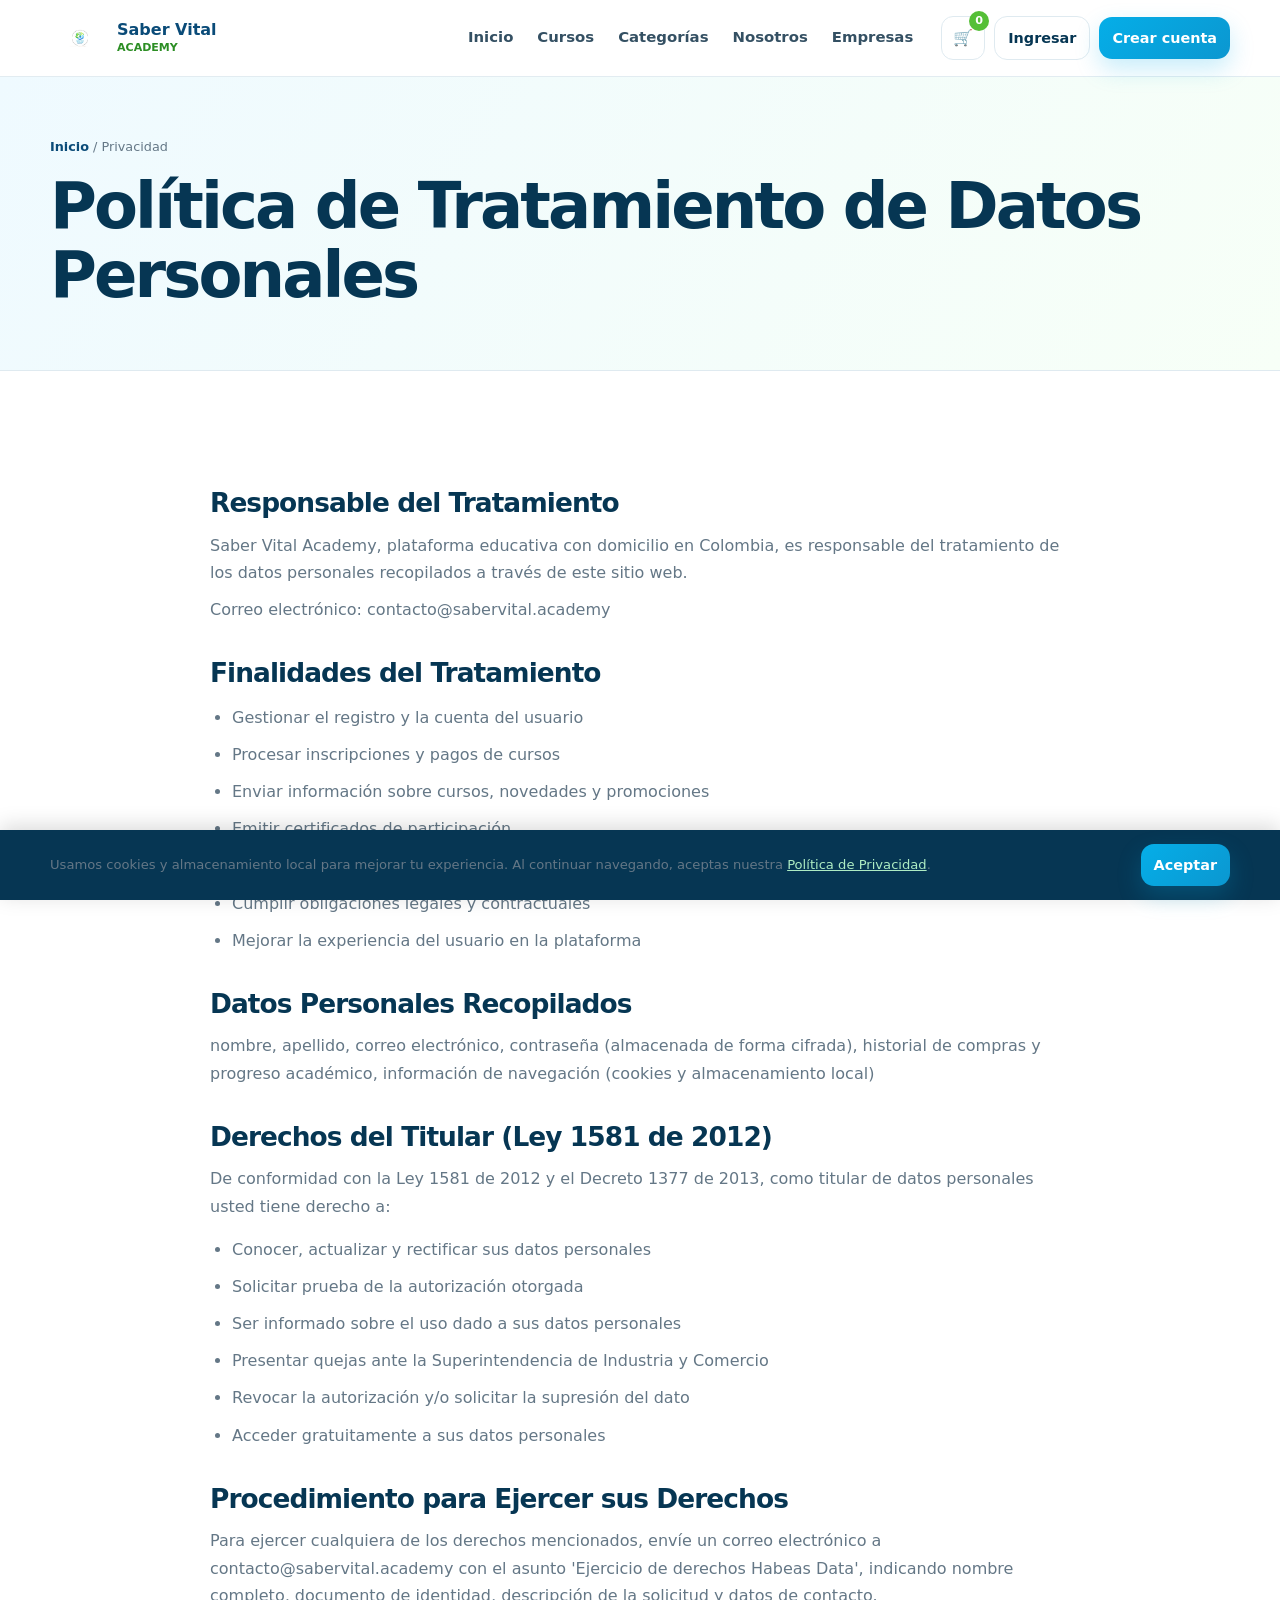
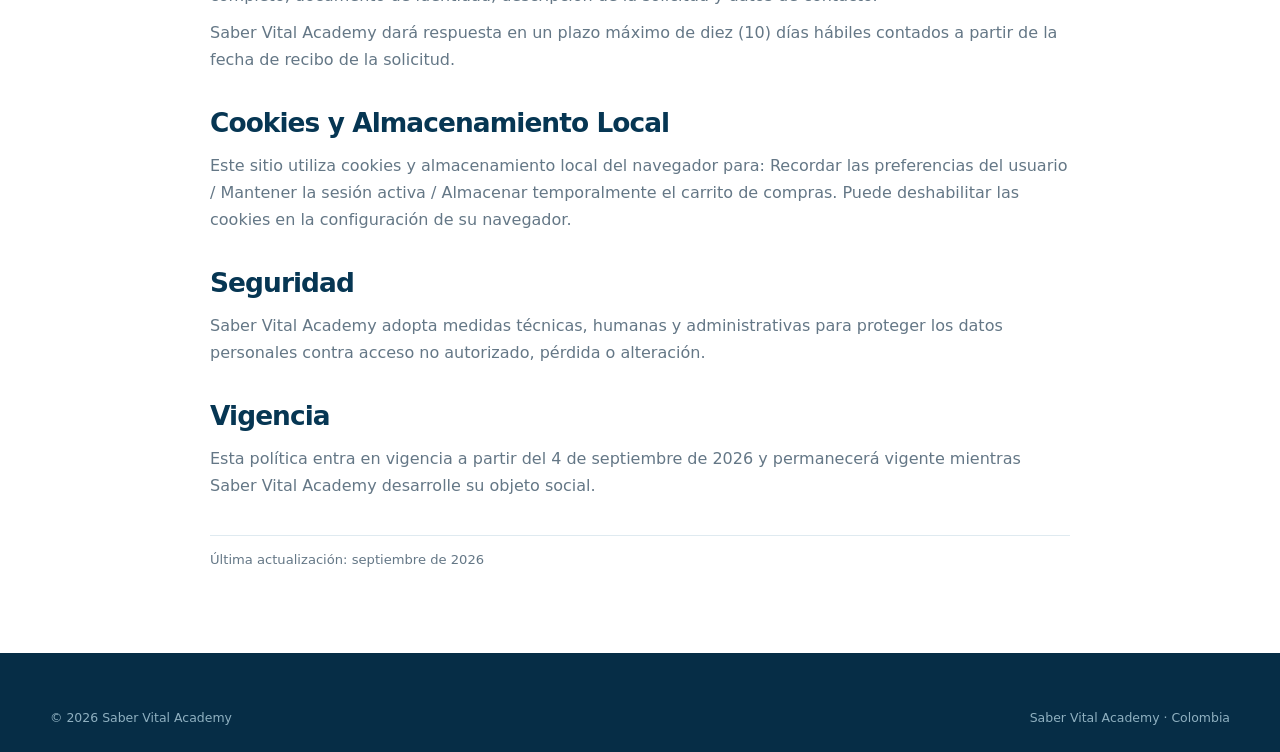
<file: privacidad.html>
<!doctype html>
<html lang="es">
<head>
  <meta charset="utf-8">
  <meta name="viewport" content="width=device-width,initial-scale=1">
  <title>Política de Privacidad | Saber Vital Academy</title>
  <meta name="description" content="Política de Tratamiento de Datos Personales">
  <link rel="stylesheet" href="css/styles.css">
  <link rel="icon" href="assets/logo.png">
  <link rel="canonical" href="https://sabervital.academy/privacidad.html">
  <script defer src="js/courses.js"></script>
  <script defer src="js/app.js"></script>
  <meta property="og:type" content="website">
  <meta property="og:site_name" content="Saber Vital Academy">
  <meta property="og:title" content="Política de Privacidad | Saber Vital Academy">
  <meta property="og:description" content="Política de Tratamiento de Datos Personales conforme a la Ley 1581 de 2012 de Saber Vital Academy.">
  <meta property="og:image" content="https://sabervital.academy/assets/course1.jpg">
  <meta property="og:url" content="https://sabervital.academy/privacidad.html">
  <meta name="twitter:card" content="summary_large_image">
</head>
<body>
<header class="header"><div class="container nav"><a class="brand" href="index.html"><img src="assets/logo.png" alt="Saber Vital Academy"><span class="brand-copy"><strong>Saber Vital</strong><span>ACADEMY</span></span></a><nav class="navlinks"><a href="index.html">Inicio</a><a href="cursos.html">Cursos</a><a href="index.html#categorias">Categorías</a><a href="index.html#nosotros">Nosotros</a><a href="index.html#empresas">Empresas</a></nav><button class="mobile-menu" aria-label="Menú">☰</button><div class="nav-actions"><a class="cart-btn" href="carrito.html">🛒<span class="cart-count">0</span></a><a class="btn btn-secondary btn-sm" href="login.html">Ingresar</a><a class="btn btn-primary btn-sm" href="registro.html">Crear cuenta</a></div></div></header>
<section class="page-hero">
  <div class="container">
    <div class="breadcrumbs"><a href="index.html">Inicio</a> / Privacidad</div>
    <h1>Política de Tratamiento de Datos Personales</h1>
  </div>
</section>
<main class="section">
  <div class="container">
    <div class="legal-content">
      <h2>Responsable del Tratamiento</h2>
      <p>Saber Vital Academy, plataforma educativa con domicilio en Colombia, es responsable del tratamiento de los datos personales recopilados a través de este sitio web.</p>
      <p>Correo electrónico: contacto@sabervital.academy</p>
      
      <h2>Finalidades del Tratamiento</h2>
      <ul>
        <li>Gestionar el registro y la cuenta del usuario</li>
        <li>Procesar inscripciones y pagos de cursos</li>
        <li>Enviar información sobre cursos, novedades y promociones</li>
        <li>Emitir certificados de participación</li>
        <li>Atender peticiones, quejas y reclamos</li>
        <li>Cumplir obligaciones legales y contractuales</li>
        <li>Mejorar la experiencia del usuario en la plataforma</li>
      </ul>
      
      <h2>Datos Personales Recopilados</h2>
      <p>nombre, apellido, correo electrónico, contraseña (almacenada de forma cifrada), historial de compras y progreso académico, información de navegación (cookies y almacenamiento local)</p>
      
      <h2>Derechos del Titular (Ley 1581 de 2012)</h2>
      <p>De conformidad con la Ley 1581 de 2012 y el Decreto 1377 de 2013, como titular de datos personales usted tiene derecho a:</p>
      <ul>
        <li>Conocer, actualizar y rectificar sus datos personales</li>
        <li>Solicitar prueba de la autorización otorgada</li>
        <li>Ser informado sobre el uso dado a sus datos personales</li>
        <li>Presentar quejas ante la Superintendencia de Industria y Comercio</li>
        <li>Revocar la autorización y/o solicitar la supresión del dato</li>
        <li>Acceder gratuitamente a sus datos personales</li>
      </ul>
      
      <h2>Procedimiento para Ejercer sus Derechos</h2>
      <p>Para ejercer cualquiera de los derechos mencionados, envíe un correo electrónico a contacto@sabervital.academy con el asunto 'Ejercicio de derechos Habeas Data', indicando nombre completo, documento de identidad, descripción de la solicitud y datos de contacto.</p>
      <p>Saber Vital Academy dará respuesta en un plazo máximo de diez (10) días hábiles contados a partir de la fecha de recibo de la solicitud.</p>
      
      <h2>Cookies y Almacenamiento Local</h2>
      <p>Este sitio utiliza cookies y almacenamiento local del navegador para: Recordar las preferencias del usuario / Mantener la sesión activa / Almacenar temporalmente el carrito de compras. Puede deshabilitar las cookies en la configuración de su navegador.</p>
      
      <h2>Seguridad</h2>
      <p>Saber Vital Academy adopta medidas técnicas, humanas y administrativas para proteger los datos personales contra acceso no autorizado, pérdida o alteración.</p>
      
      <h2>Vigencia</h2>
      <p>Esta política entra en vigencia a partir del 4 de septiembre de 2026 y permanecerá vigente mientras Saber Vital Academy desarrolle su objeto social.</p>
      
      <div class="legal-updated">Última actualización: septiembre de 2026</div>
    </div>
  </div>
</main>
<footer class="footer"><div class="container"><div class="footer-bottom" style="border:0;margin:0;padding:0"><span>© 2026 Saber Vital Academy</span><span>Saber Vital Academy · Colombia</span></div></div></footer>
<div id="cookieBanner" class="cookie-banner"><div class="container cookie-inner"><p>Usamos cookies y almacenamiento local para mejorar tu experiencia. Al continuar navegando, aceptas nuestra <a href="privacidad.html">Política de Privacidad</a>.</p><button class="btn btn-primary btn-sm" onclick="acceptCookies()">Aceptar</button></div></div>
</body>
</html>
</file>
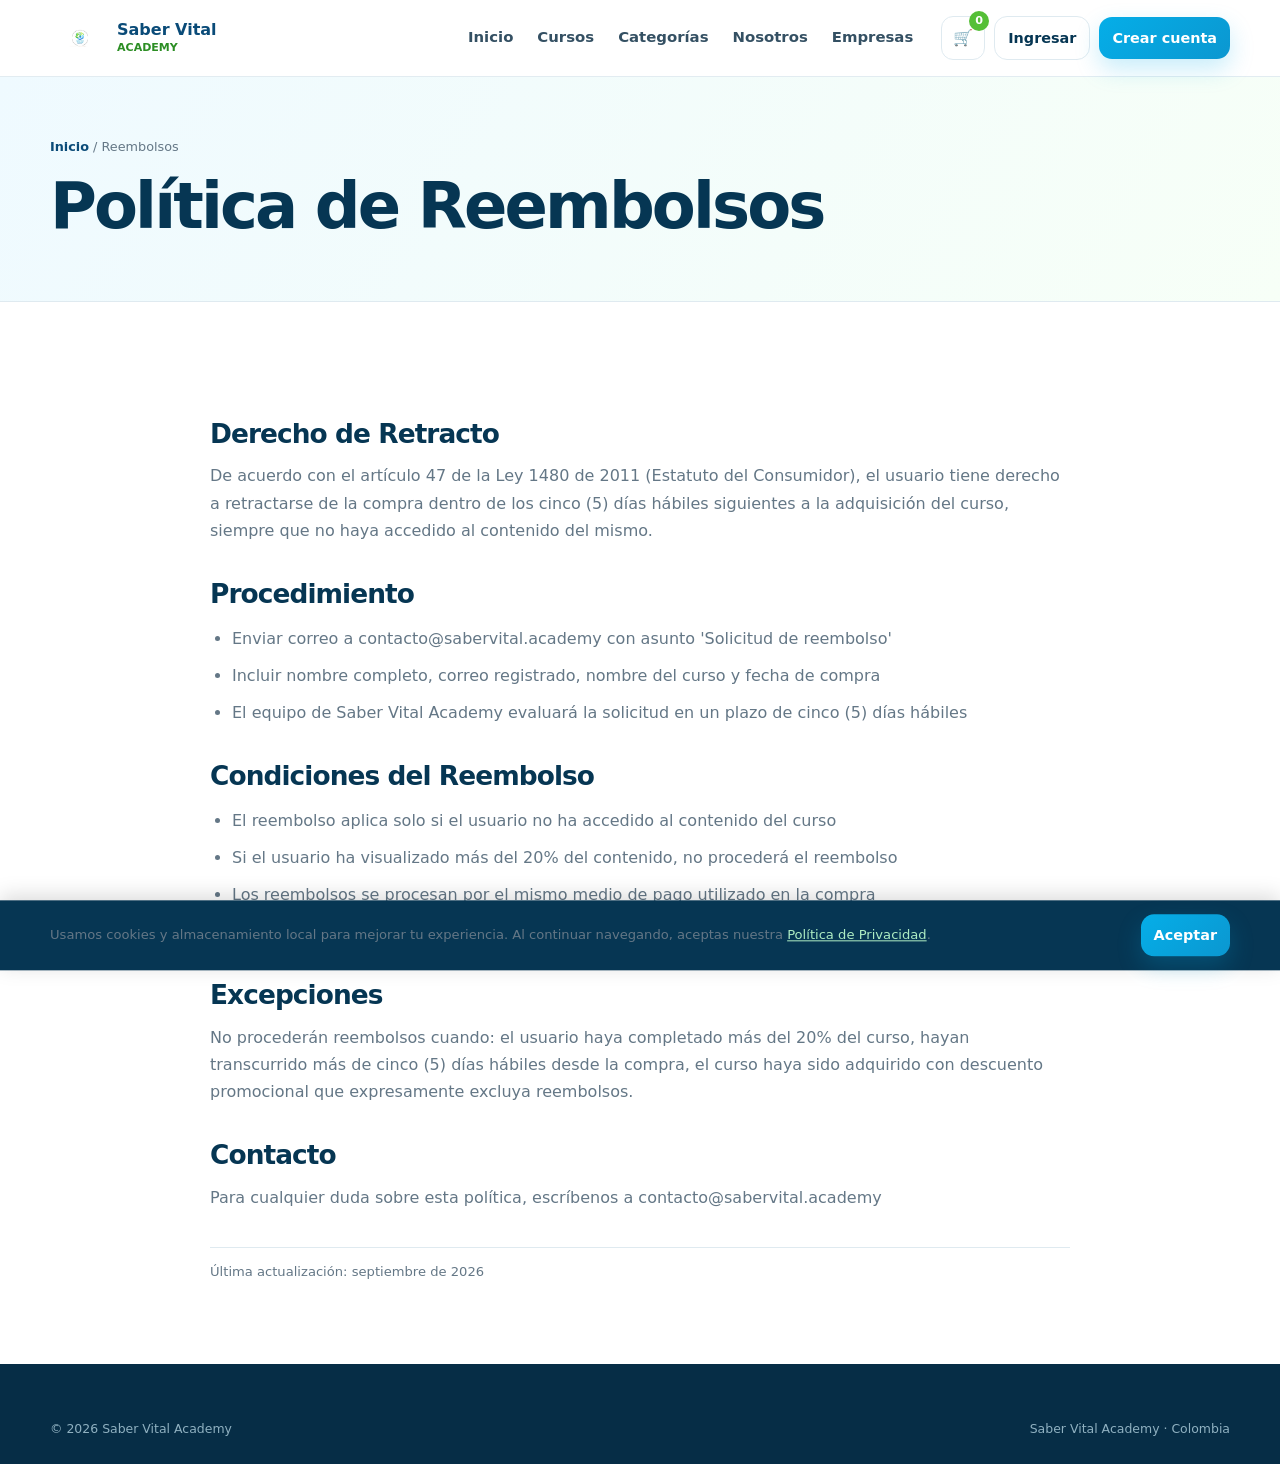
<file: reembolsos.html>
<!doctype html>
<html lang="es">
<head>
  <meta charset="utf-8">
  <meta name="viewport" content="width=device-width,initial-scale=1">
  <title>Política de Reembolsos | Saber Vital Academy</title>
  <meta name="description" content="Política de Reembolsos">
  <link rel="stylesheet" href="css/styles.css">
  <link rel="icon" href="assets/logo.png">
  <link rel="canonical" href="https://sabervital.academy/reembolsos.html">
  <script defer src="js/courses.js"></script>
  <script defer src="js/app.js"></script>
  <meta property="og:type" content="website">
  <meta property="og:site_name" content="Saber Vital Academy">
  <meta property="og:title" content="Política de Reembolsos | Saber Vital Academy">
  <meta property="og:description" content="Política de reembolsos y derecho de retracto conforme a la Ley 1480 de 2011 de Saber Vital Academy.">
  <meta property="og:image" content="https://sabervital.academy/assets/course1.jpg">
  <meta property="og:url" content="https://sabervital.academy/reembolsos.html">
  <meta name="twitter:card" content="summary_large_image">
</head>
<body>
<header class="header"><div class="container nav"><a class="brand" href="index.html"><img src="assets/logo.png" alt="Saber Vital Academy"><span class="brand-copy"><strong>Saber Vital</strong><span>ACADEMY</span></span></a><nav class="navlinks"><a href="index.html">Inicio</a><a href="cursos.html">Cursos</a><a href="index.html#categorias">Categorías</a><a href="index.html#nosotros">Nosotros</a><a href="index.html#empresas">Empresas</a></nav><button class="mobile-menu" aria-label="Menú">☰</button><div class="nav-actions"><a class="cart-btn" href="carrito.html">🛒<span class="cart-count">0</span></a><a class="btn btn-secondary btn-sm" href="login.html">Ingresar</a><a class="btn btn-primary btn-sm" href="registro.html">Crear cuenta</a></div></div></header>
<section class="page-hero">
  <div class="container">
    <div class="breadcrumbs"><a href="index.html">Inicio</a> / Reembolsos</div>
    <h1>Política de Reembolsos</h1>
  </div>
</section>
<main class="section">
  <div class="container">
    <div class="legal-content">
      <h2>Derecho de Retracto</h2>
      <p>De acuerdo con el artículo 47 de la Ley 1480 de 2011 (Estatuto del Consumidor), el usuario tiene derecho a retractarse de la compra dentro de los cinco (5) días hábiles siguientes a la adquisición del curso, siempre que no haya accedido al contenido del mismo.</p>
      
      <h2>Procedimiento</h2>
      <ul>
        <li>Enviar correo a contacto@sabervital.academy con asunto 'Solicitud de reembolso'</li>
        <li>Incluir nombre completo, correo registrado, nombre del curso y fecha de compra</li>
        <li>El equipo de Saber Vital Academy evaluará la solicitud en un plazo de cinco (5) días hábiles</li>
      </ul>
      
      <h2>Condiciones del Reembolso</h2>
      <ul>
        <li>El reembolso aplica solo si el usuario no ha accedido al contenido del curso</li>
        <li>Si el usuario ha visualizado más del 20% del contenido, no procederá el reembolso</li>
        <li>Los reembolsos se procesan por el mismo medio de pago utilizado en la compra</li>
        <li>El plazo de devolución del dinero es de quince (15) días hábiles después de aprobada la solicitud</li>
      </ul>
      
      <h2>Excepciones</h2>
      <p>No procederán reembolsos cuando: el usuario haya completado más del 20% del curso, hayan transcurrido más de cinco (5) días hábiles desde la compra, el curso haya sido adquirido con descuento promocional que expresamente excluya reembolsos.</p>
      
      <h2>Contacto</h2>
      <p>Para cualquier duda sobre esta política, escríbenos a contacto@sabervital.academy</p>
      
      <div class="legal-updated">Última actualización: septiembre de 2026</div>
    </div>
  </div>
</main>
<footer class="footer"><div class="container"><div class="footer-bottom" style="border:0;margin:0;padding:0"><span>© 2026 Saber Vital Academy</span><span>Saber Vital Academy · Colombia</span></div></div></footer>
<div id="cookieBanner" class="cookie-banner"><div class="container cookie-inner"><p>Usamos cookies y almacenamiento local para mejorar tu experiencia. Al continuar navegando, aceptas nuestra <a href="privacidad.html">Política de Privacidad</a>.</p><button class="btn btn-primary btn-sm" onclick="acceptCookies()">Aceptar</button></div></div>
</body>
</html>
</file>
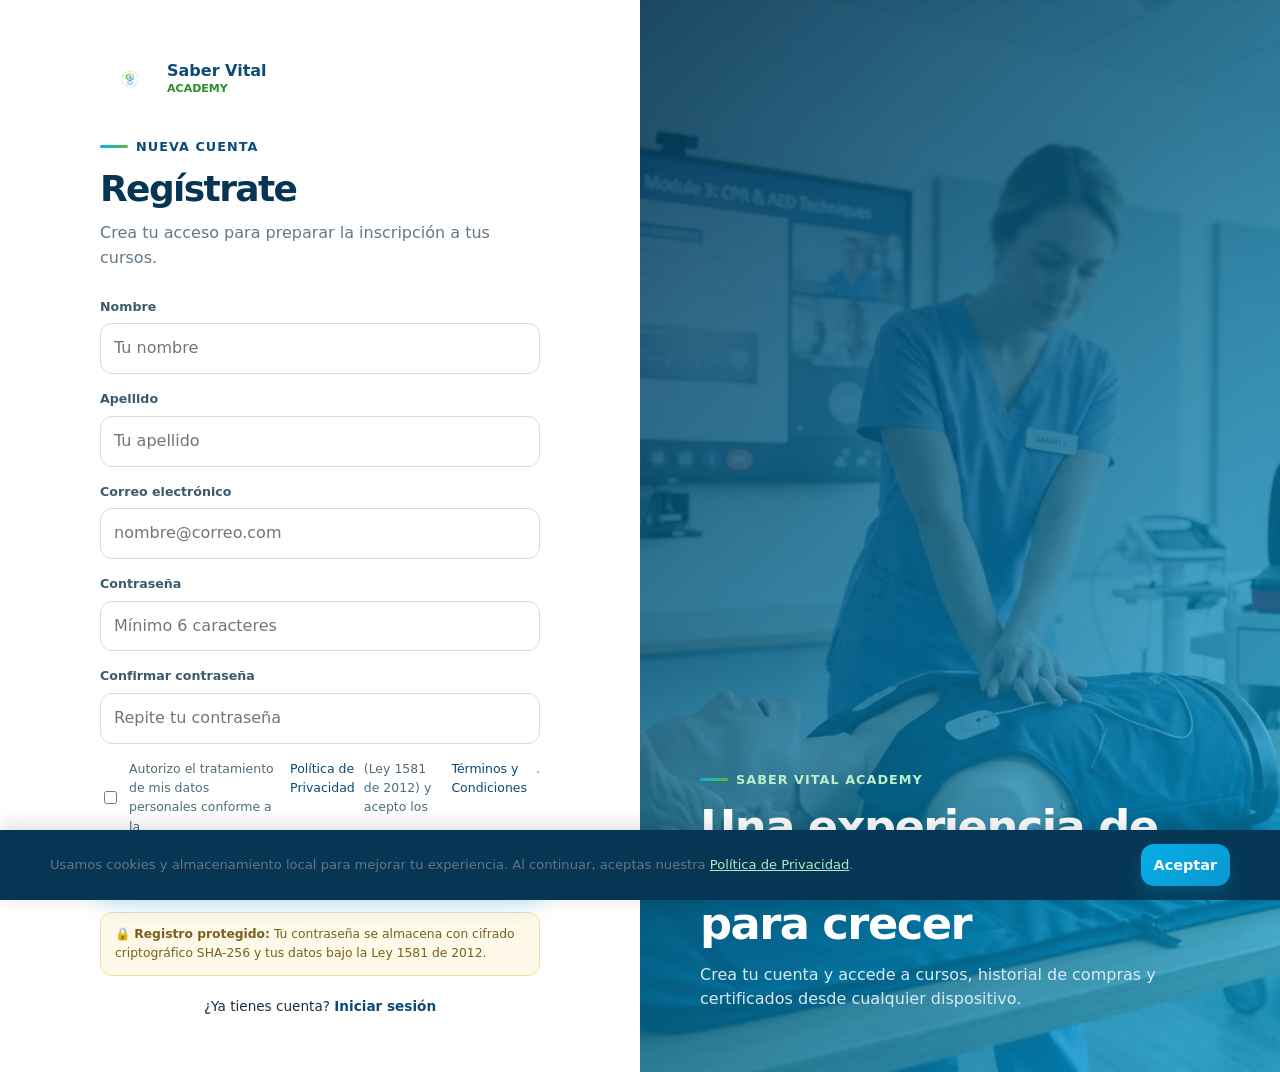
<file: registro.html>
<!doctype html><html lang="es"><head><meta charset="utf-8"><meta name="viewport" content="width=device-width,initial-scale=1"><title>Crear cuenta | Saber Vital Academy</title><link rel="stylesheet" href="css/styles.css"><script defer src="js/courses.js"></script><script defer src="js/app.js"></script><meta name="description" content="Crea tu cuenta en Saber Vital Academy para inscribirte en cursos de capacitación del sector salud."><link rel="icon" type="image/png" href="assets/logo.png"><link rel="canonical" href="https://sabervital.academy/registro.html"><meta property="og:type" content="website"><meta property="og:site_name" content="Saber Vital Academy"><meta property="og:title" content="Crear cuenta | Saber Vital Academy"><meta property="og:description" content="Regístrate para acceder a cursos y capacitaciones del sector salud."><meta property="og:image" content="https://sabervital.academy/assets/course1.jpg"><meta property="og:url" content="https://sabervital.academy/registro.html"><meta name="twitter:card" content="summary_large_image"></head><body><div class="auth-wrap"><main class="auth-panel"><div class="auth-card"><a class="brand" href="index.html"><img src="assets/logo.png" alt="Saber Vital Academy"><span class="brand-copy"><strong>Saber Vital</strong><span>ACADEMY</span></span></a><span class="eyebrow">Nueva cuenta</span><h1>Regístrate</h1><p>Crea tu acceso para preparar la inscripción a tus cursos.</p><form class="auth-form"><div class="field"><label>Nombre</label><input required name="name" placeholder="Tu nombre"></div><div class="field"><label>Apellido</label><input required name="lastname" placeholder="Tu apellido"></div><div class="field"><label>Correo electrónico</label><input required type="email" name="email" placeholder="nombre@correo.com"></div><div class="field"><label>Contraseña</label><input required type="password" name="password" placeholder="Mínimo 6 caracteres"></div><div class="field"><label>Confirmar contraseña</label><input required type="password" name="confirm" placeholder="Repite tu contraseña"></div><label style="display:flex;gap:9px;font-size:.78rem;color:#526c7a"><input required type="checkbox" style="width:auto"> Autorizo el tratamiento de mis datos personales conforme a la <a href="privacidad.html" style="color:var(--blue-dark)">Política de Privacidad</a> (Ley 1581 de 2012) y acepto los <a href="terminos.html" style="color:var(--blue-dark)">Términos y Condiciones</a>.</label><button class="btn btn-primary" type="submit">Crear mi cuenta</button></form><div class="auth-note"><strong>🔒 Registro protegido:</strong> Tu contraseña se almacena con cifrado criptográfico SHA-256 y tus datos bajo la Ley 1581 de 2012.</div><div class="auth-switch">¿Ya tienes cuenta? <a href="login.html">Iniciar sesión</a></div></div></main><aside class="auth-visual"><div><span class="eyebrow" style="color:#bceeca">Saber Vital Academy</span><h2>Una experiencia de formación preparada para crecer</h2><p>Crea tu cuenta y accede a cursos, historial de compras y certificados desde cualquier dispositivo.</p></div></aside></div><div id="cookieBanner" class="cookie-banner"><div class="container cookie-inner"><p>Usamos cookies y almacenamiento local para mejorar tu experiencia. Al continuar, aceptas nuestra <a href="privacidad.html">Política de Privacidad</a>.</p><button class="btn btn-primary btn-sm" onclick="acceptCookies()">Aceptar</button></div></div></body></html>
</file>
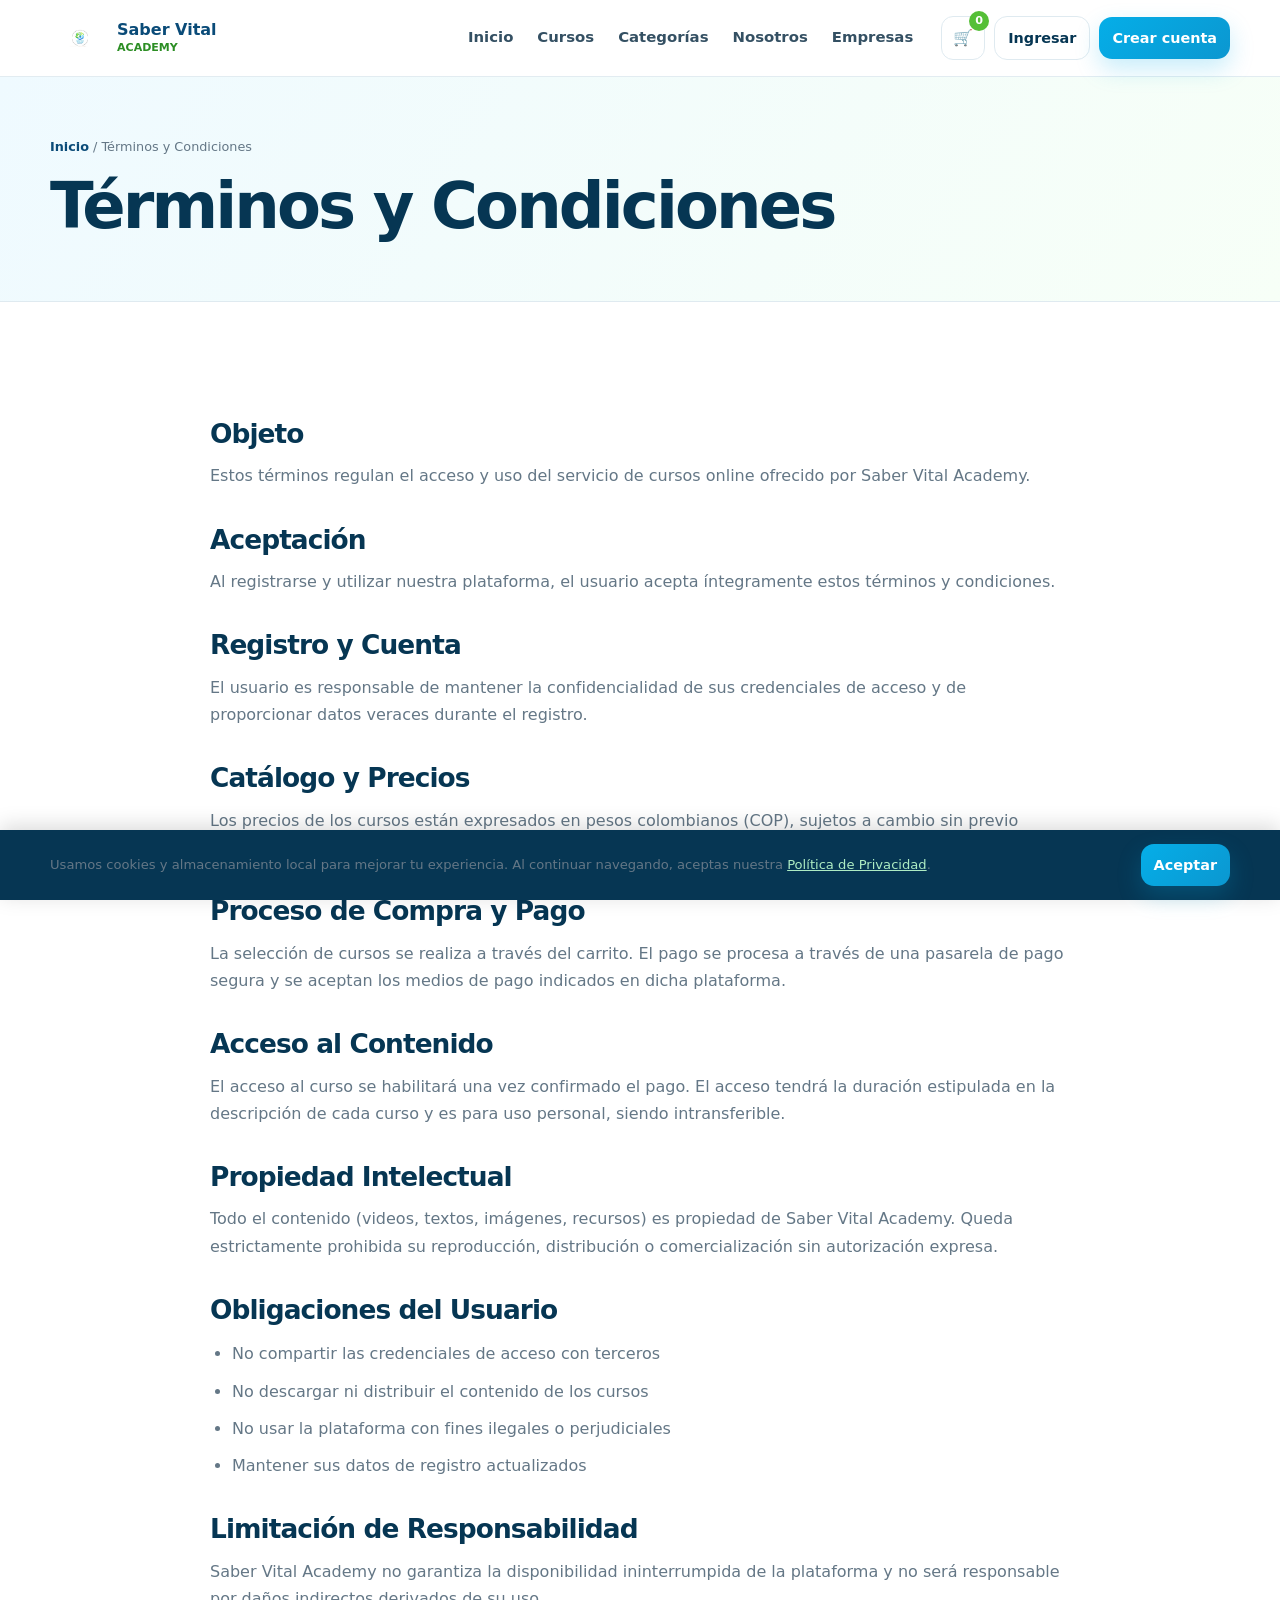
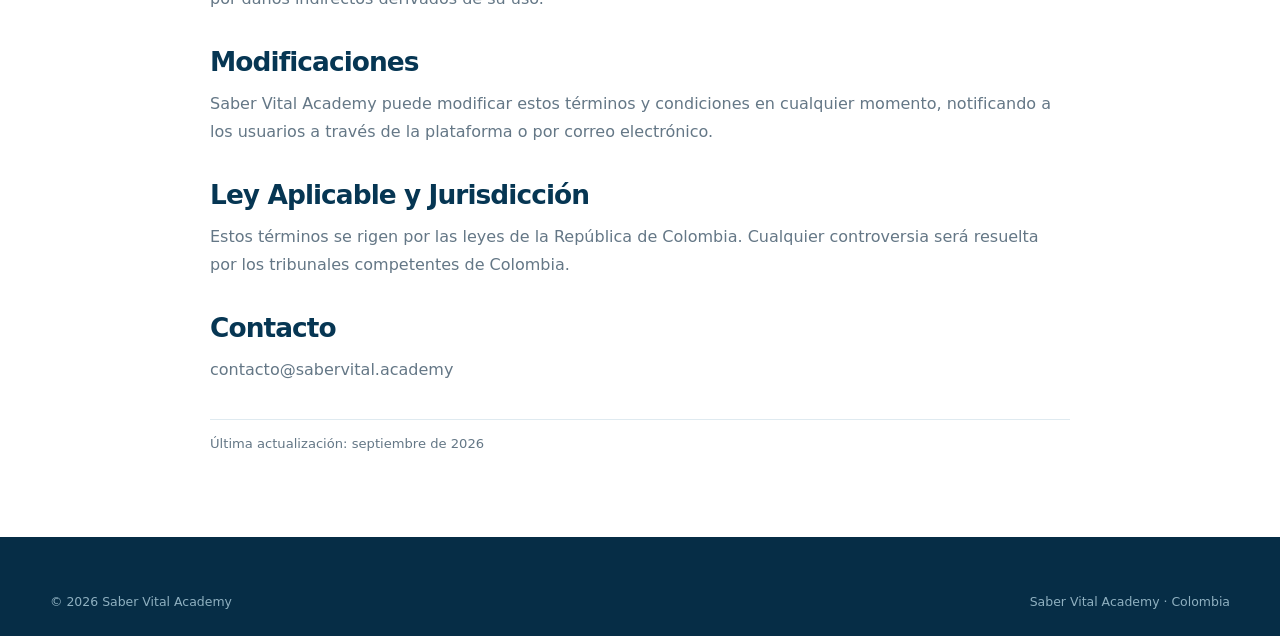
<file: terminos.html>
<!doctype html>
<html lang="es">
<head>
  <meta charset="utf-8">
  <meta name="viewport" content="width=device-width,initial-scale=1">
  <title>Términos y Condiciones | Saber Vital Academy</title>
  <meta name="description" content="Términos y Condiciones">
  <link rel="stylesheet" href="css/styles.css">
  <link rel="icon" href="assets/logo.png">
  <link rel="canonical" href="https://sabervital.academy/terminos.html">
  <script defer src="js/courses.js"></script>
  <script defer src="js/app.js"></script>
  <meta property="og:type" content="website">
  <meta property="og:site_name" content="Saber Vital Academy">
  <meta property="og:title" content="Términos y Condiciones | Saber Vital Academy">
  <meta property="og:description" content="Términos y condiciones de uso y contratación de los cursos online de Saber Vital Academy.">
  <meta property="og:image" content="https://sabervital.academy/assets/course1.jpg">
  <meta property="og:url" content="https://sabervital.academy/terminos.html">
  <meta name="twitter:card" content="summary_large_image">
</head>
<body>
<header class="header"><div class="container nav"><a class="brand" href="index.html"><img src="assets/logo.png" alt="Saber Vital Academy"><span class="brand-copy"><strong>Saber Vital</strong><span>ACADEMY</span></span></a><nav class="navlinks"><a href="index.html">Inicio</a><a href="cursos.html">Cursos</a><a href="index.html#categorias">Categorías</a><a href="index.html#nosotros">Nosotros</a><a href="index.html#empresas">Empresas</a></nav><button class="mobile-menu" aria-label="Menú">☰</button><div class="nav-actions"><a class="cart-btn" href="carrito.html">🛒<span class="cart-count">0</span></a><a class="btn btn-secondary btn-sm" href="login.html">Ingresar</a><a class="btn btn-primary btn-sm" href="registro.html">Crear cuenta</a></div></div></header>
<section class="page-hero">
  <div class="container">
    <div class="breadcrumbs"><a href="index.html">Inicio</a> / Términos y Condiciones</div>
    <h1>Términos y Condiciones</h1>
  </div>
</section>
<main class="section">
  <div class="container">
    <div class="legal-content">
      <h2>Objeto</h2>
      <p>Estos términos regulan el acceso y uso del servicio de cursos online ofrecido por Saber Vital Academy.</p>
      
      <h2>Aceptación</h2>
      <p>Al registrarse y utilizar nuestra plataforma, el usuario acepta íntegramente estos términos y condiciones.</p>
      
      <h2>Registro y Cuenta</h2>
      <p>El usuario es responsable de mantener la confidencialidad de sus credenciales de acceso y de proporcionar datos veraces durante el registro.</p>
      
      <h2>Catálogo y Precios</h2>
      <p>Los precios de los cursos están expresados en pesos colombianos (COP), sujetos a cambio sin previo aviso, e incluyen el IVA si aplica.</p>
      
      <h2>Proceso de Compra y Pago</h2>
      <p>La selección de cursos se realiza a través del carrito. El pago se procesa a través de una pasarela de pago segura y se aceptan los medios de pago indicados en dicha plataforma.</p>
      
      <h2>Acceso al Contenido</h2>
      <p>El acceso al curso se habilitará una vez confirmado el pago. El acceso tendrá la duración estipulada en la descripción de cada curso y es para uso personal, siendo intransferible.</p>
      
      <h2>Propiedad Intelectual</h2>
      <p>Todo el contenido (videos, textos, imágenes, recursos) es propiedad de Saber Vital Academy. Queda estrictamente prohibida su reproducción, distribución o comercialización sin autorización expresa.</p>
      
      <h2>Obligaciones del Usuario</h2>
      <ul>
        <li>No compartir las credenciales de acceso con terceros</li>
        <li>No descargar ni distribuir el contenido de los cursos</li>
        <li>No usar la plataforma con fines ilegales o perjudiciales</li>
        <li>Mantener sus datos de registro actualizados</li>
      </ul>
      
      <h2>Limitación de Responsabilidad</h2>
      <p>Saber Vital Academy no garantiza la disponibilidad ininterrumpida de la plataforma y no será responsable por daños indirectos derivados de su uso.</p>
      
      <h2>Modificaciones</h2>
      <p>Saber Vital Academy puede modificar estos términos y condiciones en cualquier momento, notificando a los usuarios a través de la plataforma o por correo electrónico.</p>
      
      <h2>Ley Aplicable y Jurisdicción</h2>
      <p>Estos términos se rigen por las leyes de la República de Colombia. Cualquier controversia será resuelta por los tribunales competentes de Colombia.</p>
      
      <h2>Contacto</h2>
      <p>contacto@sabervital.academy</p>
      
      <div class="legal-updated">Última actualización: septiembre de 2026</div>
    </div>
  </div>
</main>
<footer class="footer"><div class="container"><div class="footer-bottom" style="border:0;margin:0;padding:0"><span>© 2026 Saber Vital Academy</span><span>Saber Vital Academy · Colombia</span></div></div></footer>
<div id="cookieBanner" class="cookie-banner"><div class="container cookie-inner"><p>Usamos cookies y almacenamiento local para mejorar tu experiencia. Al continuar navegando, aceptas nuestra <a href="privacidad.html">Política de Privacidad</a>.</p><button class="btn btn-primary btn-sm" onclick="acceptCookies()">Aceptar</button></div></div>
</body>
</html>
</file>
<file: css/styles.css>
:root{
  --blue:#05aee8;
  --blue-dark:#0a4b78;
  --blue-deep:#063653;
  --green:#55bf37;
  --green-dark:#2c8e24;
  --ink:#153143;
  --muted:#647786;
  --soft:#f2f8fb;
  --line:#dfeaf0;
  --white:#fff;
  --shadow:0 18px 45px rgba(9,63,96,.11);
  --radius:20px;
}
*{box-sizing:border-box}
html{scroll-behavior:smooth}
body{margin:0;font-family:Inter,ui-sans-serif,system-ui,-apple-system,BlinkMacSystemFont,"Segoe UI",sans-serif;color:var(--ink);background:#fff;line-height:1.55}
a{color:inherit;text-decoration:none}
button,input,select,textarea{font:inherit}
img{max-width:100%;display:block}
.container{width:min(1180px,calc(100% - 36px));margin-inline:auto}
.section{padding:82px 0}
.section.soft{background:var(--soft)}
.eyebrow{display:inline-flex;align-items:center;gap:8px;color:var(--blue-dark);font-weight:800;font-size:.8rem;letter-spacing:.08em;text-transform:uppercase;margin-bottom:14px}
.eyebrow:before{content:"";width:28px;height:3px;border-radius:99px;background:linear-gradient(90deg,var(--blue),var(--green))}
h1,h2,h3{line-height:1.08;margin:0;color:var(--blue-deep)}
h1{font-size:clamp(2.5rem,5vw,4.6rem);letter-spacing:-.045em}
h2{font-size:clamp(2rem,3.5vw,3.15rem);letter-spacing:-.035em}
h3{font-size:1.15rem}
p{margin:0;color:var(--muted)}
.section-head{display:flex;align-items:end;justify-content:space-between;gap:28px;margin-bottom:32px}.section-head p{max-width:620px}
.btn{display:inline-flex;align-items:center;justify-content:center;gap:9px;border:0;border-radius:13px;padding:13px 18px;font-weight:800;cursor:pointer;transition:.22s ease;min-height:48px}.btn:hover{transform:translateY(-2px)}
.btn-primary{background:linear-gradient(135deg,var(--blue),#0b97d0);color:#fff;box-shadow:0 10px 24px rgba(5,174,232,.22)}
.btn-secondary{background:#fff;border:1px solid var(--line);color:var(--blue-deep)}
.btn-green{background:var(--green);color:#fff}.btn-sm{padding:10px 13px;min-height:40px;font-size:.9rem}
.icon{width:18px;height:18px;display:inline-block}

.topbar{background:var(--blue-deep);color:#d8edf7;font-size:.82rem}.topbar .container{min-height:34px;display:flex;align-items:center;justify-content:space-between;gap:16px}.topbar strong{color:#fff}
.header{position:sticky;top:0;z-index:40;background:rgba(255,255,255,.94);backdrop-filter:blur(16px);border-bottom:1px solid rgba(223,234,240,.9)}
.nav{height:76px;display:flex;align-items:center;gap:28px}.brand{display:flex;align-items:center;gap:9px;min-width:205px}.brand img{width:58px;height:48px;object-fit:contain}.brand-copy{line-height:1}.brand-copy strong{display:block;color:var(--blue-dark);font-size:1rem}.brand-copy span{font-size:.69rem;color:var(--green-dark);font-weight:700}
.navlinks{display:flex;align-items:center;gap:24px;margin-left:auto}.navlinks a{font-size:.93rem;font-weight:700;color:#345063}.navlinks a:hover,.navlinks a.active{color:var(--blue)}
.nav-actions{display:flex;gap:9px;align-items:center}.cart-btn{position:relative;width:44px;height:44px;border-radius:12px;border:1px solid var(--line);display:grid;place-items:center;background:#fff}.cart-count{position:absolute;right:-5px;top:-6px;background:var(--green);color:#fff;min-width:20px;height:20px;border-radius:999px;display:grid;place-items:center;font-size:.7rem;font-weight:900;padding:0 4px}
.mobile-menu{display:none;background:none;border:0;width:42px;height:42px;font-size:1.5rem}

.hero{position:relative;overflow:hidden;background:linear-gradient(180deg,#f8fdff 0%,#fff 100%);padding:74px 0 82px}.hero:after{content:"";position:absolute;right:-230px;top:-260px;width:720px;height:720px;border-radius:50%;background:radial-gradient(circle,rgba(5,174,232,.12),rgba(85,191,55,.04) 55%,transparent 68%);pointer-events:none}
.hero-grid{display:grid;grid-template-columns:1.08fr .92fr;align-items:center;gap:65px;position:relative;z-index:1}.hero-copy .lead{font-size:1.12rem;max-width:650px;margin:22px 0 28px}.hero-copy h1 span{color:var(--blue)}.hero-actions{display:flex;gap:12px;flex-wrap:wrap}.trust-row{display:flex;gap:22px;flex-wrap:wrap;margin-top:28px}.trust-item{display:flex;align-items:center;gap:8px;font-size:.87rem;color:#4f6a7a;font-weight:700}.trust-dot{width:28px;height:28px;border-radius:9px;background:#eaf9ef;color:var(--green-dark);display:grid;place-items:center}
.hero-media{position:relative;min-height:550px}.hero-photo{position:absolute;inset:42px 0 40px 92px;border-radius:28px;overflow:hidden;box-shadow:var(--shadow)}.hero-photo img{width:100%;height:100%;object-fit:cover}.hero-photo:after{content:"";position:absolute;inset:0;background:linear-gradient(90deg,rgba(6,54,83,.2),transparent 55%)}
.phone{position:absolute;left:0;top:0;width:230px;height:460px;border-radius:34px;background:#0b2838;padding:9px;box-shadow:0 22px 54px rgba(7,49,75,.28);z-index:2}.phone:before{content:"";position:absolute;left:50%;transform:translateX(-50%);top:10px;width:68px;height:18px;background:#0b2838;border-radius:0 0 13px 13px;z-index:5}.phone video{width:100%;height:100%;border-radius:27px;object-fit:cover;background:#e8f4f8}.floating-card{position:absolute;right:-4px;bottom:15px;z-index:4;background:#fff;border:1px solid var(--line);border-radius:17px;padding:14px 16px;box-shadow:var(--shadow);display:flex;align-items:center;gap:12px}.floating-icon{width:42px;height:42px;border-radius:13px;background:#e8f8fd;display:grid;place-items:center;color:var(--blue)}.floating-card strong{display:block;font-size:.92rem}.floating-card span{display:block;font-size:.76rem;color:var(--muted)}

.benefits{transform:translateY(-28px);position:relative;z-index:4}.benefit-grid{display:grid;grid-template-columns:repeat(4,1fr);background:#fff;border:1px solid var(--line);border-radius:20px;box-shadow:var(--shadow);overflow:hidden}.benefit{padding:21px;display:flex;gap:12px;align-items:center}.benefit+.benefit{border-left:1px solid var(--line)}.benefit i{width:40px;height:40px;border-radius:12px;background:#effaf2;color:var(--green-dark);display:grid;place-items:center;font-style:normal;font-weight:900}.benefit strong{display:block;color:var(--blue-deep);font-size:.9rem}.benefit span{font-size:.76rem;color:var(--muted)}

.course-grid{display:grid;grid-template-columns:repeat(3,1fr);gap:24px}.course-card{background:#fff;border:1px solid var(--line);border-radius:18px;overflow:hidden;transition:.25s ease;display:flex;flex-direction:column;min-width:0}.course-card:hover{transform:translateY(-5px);box-shadow:var(--shadow);border-color:#cae5ef}.course-image{aspect-ratio:4/3;overflow:hidden;background:#dfeaf0;position:relative}.course-image img{width:100%;height:100%;object-fit:cover;transition:.35s ease}.course-card:hover .course-image img{transform:scale(1.04)}.course-price-badge{position:absolute;left:12px;top:12px;background:rgba(5,174,232,.95);color:#fff;padding:7px 10px;border-radius:10px;font-weight:900;font-size:.82rem;box-shadow:0 7px 18px rgba(5,174,232,.2)}.course-body{padding:18px;display:flex;flex-direction:column;gap:10px;flex:1}.category{font-size:.72rem;color:var(--green-dark);text-transform:uppercase;letter-spacing:.07em;font-weight:900}.course-body h3{min-height:2.5em}.course-meta{display:flex;justify-content:space-between;align-items:center;gap:10px;margin-top:auto;padding-top:5px}.course-price{font-size:1.18rem;font-weight:900;color:var(--blue-dark)}.course-price small{font-size:.67rem;color:var(--muted);font-weight:700;margin-right:3px}.course-actions{display:flex;gap:7px}

.category-grid{display:grid;grid-template-columns:repeat(4,1fr);gap:16px}.cat-card{border:1px solid var(--line);border-radius:18px;background:#fff;padding:22px;transition:.2s}.cat-card:hover{border-color:#bfe2ef;box-shadow:0 12px 28px rgba(8,68,101,.08)}.cat-icon{width:46px;height:46px;border-radius:14px;background:linear-gradient(135deg,#e7f8fd,#effaec);display:grid;place-items:center;margin-bottom:15px;color:var(--blue-dark);font-weight:900}.cat-card p{font-size:.86rem;margin-top:8px}.cat-card span{font-size:.76rem;color:var(--blue);font-weight:800;display:inline-block;margin-top:13px}

.video-section{overflow:hidden}.video-grid{display:grid;grid-template-columns:.82fr 1.18fr;gap:55px;align-items:center}.video-copy p{margin:18px 0 24px;max-width:580px}.video-collage{display:grid;grid-template-columns:1fr 1fr;gap:15px;align-items:center}.video-tile{border-radius:22px;overflow:hidden;box-shadow:var(--shadow);background:#dcecf2;position:relative}.video-tile img,.video-tile video{width:100%;height:100%;object-fit:cover}.video-tile.landscape{aspect-ratio:4/3}.video-tile.portrait{aspect-ratio:9/13;max-height:410px}.video-tile:nth-child(2){transform:translateY(24px)}

.steps{display:grid;grid-template-columns:repeat(3,1fr);gap:20px;margin-top:32px}.step{background:#fff;border:1px solid var(--line);border-radius:18px;padding:25px}.step-num{width:42px;height:42px;border-radius:13px;background:var(--blue-deep);color:#fff;display:grid;place-items:center;font-weight:900;margin-bottom:18px}.step p{font-size:.88rem;margin-top:8px}
.enterprise{background:linear-gradient(120deg,var(--blue-deep),#0e6595);color:#fff;border-radius:28px;padding:44px;display:grid;grid-template-columns:1.4fr .6fr;gap:35px;align-items:center;position:relative;overflow:hidden}.enterprise:after{content:"";position:absolute;right:-65px;bottom:-80px;width:260px;height:260px;border-radius:50%;background:rgba(85,191,55,.2)}.enterprise h2{color:#fff}.enterprise p{color:#d5eaf4;margin:15px 0 22px;max-width:720px}.enterprise .btn{position:relative;z-index:2}.enterprise-art{height:190px;border-radius:20px;overflow:hidden;position:relative;z-index:2}.enterprise-art img{width:100%;height:100%;object-fit:cover}
.faq{display:grid;grid-template-columns:.8fr 1.2fr;gap:55px}.faq-list{display:grid;gap:12px}.faq-item{border:1px solid var(--line);border-radius:15px;overflow:hidden}.faq-q{width:100%;border:0;background:#fff;padding:18px;text-align:left;font-weight:800;color:var(--blue-deep);display:flex;justify-content:space-between;gap:12px;cursor:pointer}.faq-a{display:none;padding:0 18px 18px;color:var(--muted);font-size:.9rem}.faq-item.open .faq-a{display:block}.faq-item.open .faq-q span{transform:rotate(45deg)}

.footer{background:#062d46;color:#d2e5ef;padding:55px 0 25px}.footer-grid{display:grid;grid-template-columns:1.4fr repeat(3,1fr);gap:35px}.footer-brand{display:flex;align-items:center;gap:12px;color:#fff}.footer-brand img{width:66px;background:#fff;border-radius:12px;padding:4px}.footer p{color:#a9c5d3;font-size:.86rem;margin-top:14px;max-width:350px}.footer h4{color:#fff;margin:0 0 14px}.footer a{display:block;color:#b8d0dd;font-size:.86rem;margin:8px 0}.footer-bottom{border-top:1px solid rgba(255,255,255,.1);margin-top:34px;padding-top:20px;font-size:.78rem;color:#8fb0c0;display:flex;justify-content:space-between;gap:20px}

.page-hero{background:linear-gradient(120deg,#effaff,#f7fff7);padding:60px 0;border-bottom:1px solid var(--line)}.page-hero p{max-width:650px;margin-top:14px}.breadcrumbs{font-size:.8rem;color:var(--muted);margin-bottom:15px}.breadcrumbs a{color:var(--blue-dark);font-weight:700}
.catalog-layout{display:grid;grid-template-columns:260px 1fr;gap:30px}.filter-panel{position:sticky;top:98px;align-self:start;border:1px solid var(--line);border-radius:18px;padding:18px;background:#fff}.filter-panel h3{margin-bottom:16px}.filter-group{border-top:1px solid var(--line);padding-top:15px;margin-top:15px}.filter-group label{display:block;font-size:.78rem;font-weight:800;color:#36596c;margin-bottom:7px}.filter-panel select,.filter-panel input,.searchbox input{width:100%;border:1px solid #cfdee6;border-radius:11px;padding:11px 12px;background:#fff;outline:none}.filter-panel input:focus,.filter-panel select:focus,.searchbox input:focus{border-color:var(--blue);box-shadow:0 0 0 3px rgba(5,174,232,.1)}.catalog-top{display:flex;justify-content:space-between;gap:16px;align-items:center;margin-bottom:20px}.searchbox{flex:1;max-width:520px;position:relative}.result-count{font-size:.82rem;color:var(--muted);font-weight:700}.pagination{display:flex;justify-content:center;gap:7px;margin-top:34px}.page-btn{border:1px solid var(--line);background:#fff;border-radius:10px;min-width:40px;height:40px;cursor:pointer;font-weight:800;color:var(--blue-dark)}.page-btn.active{background:var(--blue-dark);color:#fff;border-color:var(--blue-dark)}

.detail-grid{display:grid;grid-template-columns:1.25fr .75fr;gap:38px;align-items:start}.detail-media{border-radius:24px;overflow:hidden;background:#edf5f8;aspect-ratio:16/9}.detail-media img{width:100%;height:100%;object-fit:cover}.detail-copy{margin-top:28px}.detail-copy h2{font-size:1.55rem;margin-bottom:12px}.placeholder-box{border:1px dashed #b9d4df;background:#f9fcfd;border-radius:14px;padding:18px;color:var(--muted);font-size:.9rem}.buy-card{position:sticky;top:98px;border:1px solid var(--line);border-radius:20px;padding:24px;box-shadow:var(--shadow);background:#fff}.buy-card .price{font-size:2rem;font-weight:950;color:var(--blue-dark);margin:8px 0 4px}.buy-card .cop{font-size:.75rem;color:var(--muted);font-weight:800}.buy-card .btn{width:100%;margin-top:15px}.buy-list{list-style:none;padding:0;margin:20px 0 0;display:grid;gap:10px}.buy-list li{font-size:.84rem;color:#4c6878;display:flex;gap:9px}.buy-list li:before{content:"✓";color:var(--green-dark);font-weight:900}

.auth-wrap{min-height:calc(100vh - 110px);display:grid;grid-template-columns:1fr 1fr}.auth-panel{display:flex;align-items:center;justify-content:center;padding:55px}.auth-card{width:min(440px,100%)}.auth-card .brand{margin-bottom:28px}.auth-card h1{font-size:2.25rem}.auth-card>p{margin:12px 0 26px}.field{margin-bottom:15px}.field label{display:block;font-size:.79rem;font-weight:800;color:#3b5a6b;margin-bottom:7px}.field input{width:100%;border:1px solid #cfdee6;border-radius:12px;padding:12px 13px;outline:none}.field input:focus{border-color:var(--blue);box-shadow:0 0 0 3px rgba(5,174,232,.1)}.auth-card .btn{width:100%;margin-top:8px}.auth-note{margin-top:17px;padding:12px 14px;border-radius:12px;background:#fff9e9;border:1px solid #f1dfa1;font-size:.77rem;color:#79601b}.auth-switch{text-align:center;margin-top:20px;font-size:.85rem}.auth-switch a{color:var(--blue-dark);font-weight:900}.auth-visual{background:linear-gradient(135deg,rgba(6,54,83,.88),rgba(5,174,232,.66)),url('../assets/course1.jpg') center/cover;display:flex;align-items:flex-end;padding:60px;color:#fff}.auth-visual h2{color:#fff}.auth-visual p{color:#d7ebf4;margin-top:14px;max-width:520px}

.cart-layout{display:grid;grid-template-columns:1.2fr .8fr;gap:30px}.cart-list{display:grid;gap:14px}.cart-item{border:1px solid var(--line);border-radius:17px;padding:14px;display:grid;grid-template-columns:120px 1fr auto;gap:16px;align-items:center}.cart-item img{width:120px;height:88px;object-fit:cover;border-radius:12px}.cart-item h3{font-size:1rem}.cart-item .cat{font-size:.72rem;color:var(--green-dark);font-weight:800}.remove{border:0;background:#fff0f0;color:#a13d3d;border-radius:10px;padding:8px 10px;cursor:pointer;font-weight:800;font-size:.75rem}.summary-card{border:1px solid var(--line);border-radius:18px;padding:22px;background:#fff;position:sticky;top:98px}.summary-row{display:flex;justify-content:space-between;gap:12px;padding:10px 0;color:#526c7a}.summary-row.total{border-top:1px solid var(--line);margin-top:8px;padding-top:17px;color:var(--blue-deep);font-size:1.15rem;font-weight:950}.summary-card .btn{width:100%;margin-top:14px}.empty-state{text-align:center;border:1px dashed #cbdde6;border-radius:18px;padding:50px 25px}.empty-state h3{margin-bottom:8px}
.toast{position:fixed;right:18px;bottom:18px;z-index:100;background:#063653;color:#fff;padding:13px 16px;border-radius:12px;box-shadow:var(--shadow);transform:translateY(80px);opacity:0;transition:.25s;max-width:340px;font-size:.85rem}.toast.show{transform:none;opacity:1}

@media(max-width:1050px){.navlinks{display:none}.mobile-menu{display:block;margin-left:auto}.nav.open .navlinks{display:flex;position:absolute;top:76px;left:18px;right:18px;flex-direction:column;align-items:stretch;background:#fff;border:1px solid var(--line);border-radius:14px;padding:16px;box-shadow:var(--shadow)}.nav.open .navlinks a{padding:8px}.hero-grid{grid-template-columns:1fr}.hero-media{min-height:500px;max-width:720px;width:100%;margin-inline:auto}.benefit-grid{grid-template-columns:1fr 1fr}.benefit:nth-child(3){border-left:0;border-top:1px solid var(--line)}.benefit:nth-child(4){border-top:1px solid var(--line)}.course-grid{grid-template-columns:repeat(2,1fr)}.category-grid{grid-template-columns:repeat(2,1fr)}.video-grid{grid-template-columns:1fr}.footer-grid{grid-template-columns:1.4fr 1fr 1fr}.footer-grid>div:last-child{display:none}.catalog-layout{grid-template-columns:1fr}.filter-panel{position:static;display:grid;grid-template-columns:1fr 1fr;gap:12px}.filter-panel h3{grid-column:1/-1}.filter-group{margin:0;padding:0;border:0}.detail-grid,.cart-layout{grid-template-columns:1fr}.buy-card,.summary-card{position:static}.faq{grid-template-columns:1fr}.enterprise{grid-template-columns:1fr}.enterprise-art{display:none}}
@media(max-width:720px){.topbar{display:none}.nav{height:68px}.brand{min-width:0}.brand-copy{display:none}.nav-actions .btn{display:none}.header{top:0}.section{padding:62px 0}.section-head{align-items:start;flex-direction:column}.hero{padding:48px 0 70px}.hero-grid{gap:35px}.hero-copy h1{font-size:2.65rem}.hero-media{min-height:390px}.hero-photo{inset:35px 0 20px 65px}.phone{width:165px;height:330px;border-radius:27px}.phone video{border-radius:21px}.floating-card{right:0;bottom:5px;padding:10px 12px}.floating-card span{display:none}.benefits{transform:translateY(-20px)}.benefit-grid{grid-template-columns:1fr}.benefit+.benefit,.benefit:nth-child(3),.benefit:nth-child(4){border-left:0;border-top:1px solid var(--line)}.course-grid{grid-template-columns:1fr}.category-grid{grid-template-columns:1fr 1fr}.steps{grid-template-columns:1fr}.video-collage{grid-template-columns:1fr 1fr;gap:9px}.enterprise{padding:30px 24px}.footer-grid{grid-template-columns:1fr 1fr}.footer-grid>div:first-child{grid-column:1/-1}.footer-bottom{flex-direction:column}.filter-panel{grid-template-columns:1fr}.catalog-top{align-items:stretch;flex-direction:column}.detail-grid{gap:25px}.auth-wrap{grid-template-columns:1fr}.auth-visual{display:none}.auth-panel{padding:42px 20px}.cart-item{grid-template-columns:88px 1fr}.cart-item img{width:88px;height:70px}.cart-item>div:last-child{grid-column:2;justify-self:start}.category-grid{grid-template-columns:1fr}.course-actions{flex-wrap:wrap}}
.cookie-banner{position:fixed;bottom:0;left:0;right:0;z-index:100;background:var(--blue-deep);color:#d8edf7;padding:14px 0;transform:translateY(100%);transition:.3s;box-shadow:0 -4px 20px rgba(0,0,0,.15)}.cookie-banner.show{transform:none}.cookie-inner{display:flex;align-items:center;justify-content:space-between;gap:16px}.cookie-inner p{font-size:.82rem;margin:0}.cookie-inner a{color:#aeecc3;text-decoration:underline}
.forgot-link{display:block;text-align:center;margin-top:12px;font-size:.82rem;color:var(--blue-dark);font-weight:700}
.legal-content{max-width:860px;margin:0 auto}.legal-content h2{font-size:1.65rem;margin:36px 0 14px;color:var(--blue-deep)}.legal-content h3{margin:24px 0 10px}.legal-content p,.legal-content li{color:var(--muted);line-height:1.7;margin-bottom:10px}.legal-content ul{padding-left:22px}.legal-content strong{color:var(--ink)}.legal-content .legal-updated{font-size:.82rem;color:var(--muted);border-top:1px solid var(--line);padding-top:14px;margin-top:36px}
@media(max-width:720px){.cookie-inner{flex-direction:column;text-align:center}}

/* --- MODAL SYSTEM --- */
.sva-modal-backdrop{position:fixed;inset:0;background:rgba(6,54,83,.7);backdrop-filter:blur(6px);z-index:999;display:flex;align-items:center;justify-content:center;padding:20px;opacity:0;pointer-events:none;transition:.25s ease}
.sva-modal-backdrop.active{opacity:1;pointer-events:auto}
.sva-modal{background:#fff;border-radius:24px;width:min(580px,100%);max-height:90vh;overflow-y:auto;box-shadow:0 24px 60px rgba(0,0,0,.25);border:1px solid var(--line);position:relative;padding:32px;transform:scale(.95);transition:.25s ease}
.sva-modal-backdrop.active .sva-modal{transform:scale(1)}
.sva-modal-close{position:absolute;top:20px;right:20px;width:36px;height:36px;border-radius:50%;border:1px solid var(--line);background:#fff;display:grid;place-items:center;font-size:1.2rem;cursor:pointer;color:var(--muted);transition:.2s}
.sva-modal-close:hover{background:#f1f6f9;color:var(--blue-deep)}
.modal-head{margin-bottom:20px}
.modal-head h2{font-size:1.5rem;color:var(--blue-deep);margin-bottom:6px}
.modal-head p{font-size:.88rem;color:var(--muted)}

/* --- CHECKOUT STYLES --- */
.payment-tabs{display:grid;grid-template-columns:repeat(3,1fr);gap:10px;margin-bottom:20px}
.payment-tab{border:1px solid var(--line);border-radius:12px;padding:12px 8px;text-align:center;cursor:pointer;font-weight:700;font-size:.82rem;color:var(--muted);background:#fff;transition:.2s}
.payment-tab.active{border-color:var(--blue);background:#eef9fd;color:var(--blue-dark)}
.payment-body{display:none}
.payment-body.active{display:block}
.checkout-summary{background:var(--soft);border-radius:16px;padding:16px;margin:20px 0;border:1px solid var(--line)}
.checkout-summary-row{display:flex;justify-content:space-between;font-size:.88rem;margin-bottom:8px;color:var(--muted)}
.checkout-summary-row.total{border-top:1px dashed #cbdce6;padding-top:10px;margin-top:10px;color:var(--blue-deep);font-size:1.1rem;font-weight:900}
.secure-badge{display:flex;align-items:center;justify-content:center;gap:8px;font-size:.78rem;color:var(--green-dark);font-weight:800;margin-top:14px}

/* --- VIDEO SHIELD --- */
.video-wrap-shielded{position:relative;border-radius:20px;overflow:hidden;background:#000}
.video-wrap-shielded video{width:100%;height:auto;display:block}
.video-shield{position:absolute;inset:0;pointer-events:none;z-index:2}

/* --- AULA VIRTUAL & STUDENT DASHBOARD --- */
.student-banner{background:linear-gradient(135deg,var(--blue-deep),#094f78);color:#fff;border-radius:24px;padding:34px;margin-bottom:32px;display:grid;grid-template-columns:auto 1fr auto;gap:24px;align-items:center}
.student-avatar{width:72px;height:72px;border-radius:50%;background:linear-gradient(135deg,var(--blue),var(--green));display:grid;place-items:center;font-size:2rem;font-weight:900;color:#fff;border:3px solid rgba(255,255,255,.3)}
.student-info h1{color:#fff;font-size:1.6rem;margin-bottom:6px}
.student-info p{color:#cde5f2;font-size:.88rem}
.student-stats{display:flex;gap:16px;background:rgba(255,255,255,.1);padding:14px 20px;border-radius:16px;backdrop-filter:blur(8px)}
.student-stat{text-align:center}
.student-stat strong{display:block;font-size:1.3rem;color:#fff}
.student-stat span{font-size:.75rem;color:#c1dfee}

.aula-grid{display:grid;grid-template-columns:repeat(auto-fill,minmax(300px,1fr));gap:24px}
.aula-card{background:#fff;border:1px solid var(--line);border-radius:20px;overflow:hidden;transition:.2s;display:flex;flex-direction:column}
.aula-card:hover{box-shadow:var(--shadow);transform:translateY(-4px)}
.aula-card img{width:100%;aspect-ratio:16/9;object-fit:cover}
.aula-card-body{padding:20px;flex:1;display:flex;flex-direction:column}
.progress-bar-wrap{background:#e8f1f5;height:8px;border-radius:99px;margin:12px 0 16px;overflow:hidden}
.progress-bar{height:100%;background:linear-gradient(90deg,var(--blue),var(--green));border-radius:99px;transition:width .4s}

.classroom-layout{display:grid;grid-template-columns:1fr 340px;gap:28px;align-items:start}
.classroom-player{background:#fff;border:1px solid var(--line);border-radius:20px;padding:20px;box-shadow:var(--shadow)}
.classroom-nav-lessons{background:#fff;border:1px solid var(--line);border-radius:20px;padding:20px}
.lesson-list{list-style:none;padding:0;margin:14px 0 0;display:grid;gap:8px}
.lesson-item{padding:12px 14px;border-radius:12px;border:1px solid var(--line);display:flex;align-items:center;justify-content:space-between;gap:10px;cursor:pointer;font-size:.85rem;font-weight:700;color:#3b5668;transition:.2s}
.lesson-item:hover{background:#f4f9fc;border-color:var(--blue)}
.lesson-item.active{background:#e8f5fb;border-color:var(--blue);color:var(--blue-deep)}
.lesson-item.completed{background:#effbf2;border-color:#bce5c6}
.lesson-item.completed:before{content:"✓";color:var(--green-dark);font-weight:900}

/* --- CERTIFICATE VIEW --- */
.cert-modal-box{background:#fff;border:8px double var(--blue-deep);border-radius:16px;padding:40px;text-align:center;position:relative}
.cert-watermark{position:absolute;inset:0;display:grid;place-items:center;opacity:.04;font-size:12rem;pointer-events:none;font-weight:900}
.cert-modal-box h2{font-size:2.2rem;color:var(--blue-deep);letter-spacing:2px;text-transform:uppercase}
.cert-name{font-size:1.8rem;color:var(--blue-dark);margin:16px 0;font-weight:900;text-decoration:underline}

@media(max-width:900px){
  .classroom-layout{grid-template-columns:1fr}
  .student-banner{grid-template-columns:1fr;text-align:center;justify-items:center}
  .student-stats{justify-content:center}
}
</file>
